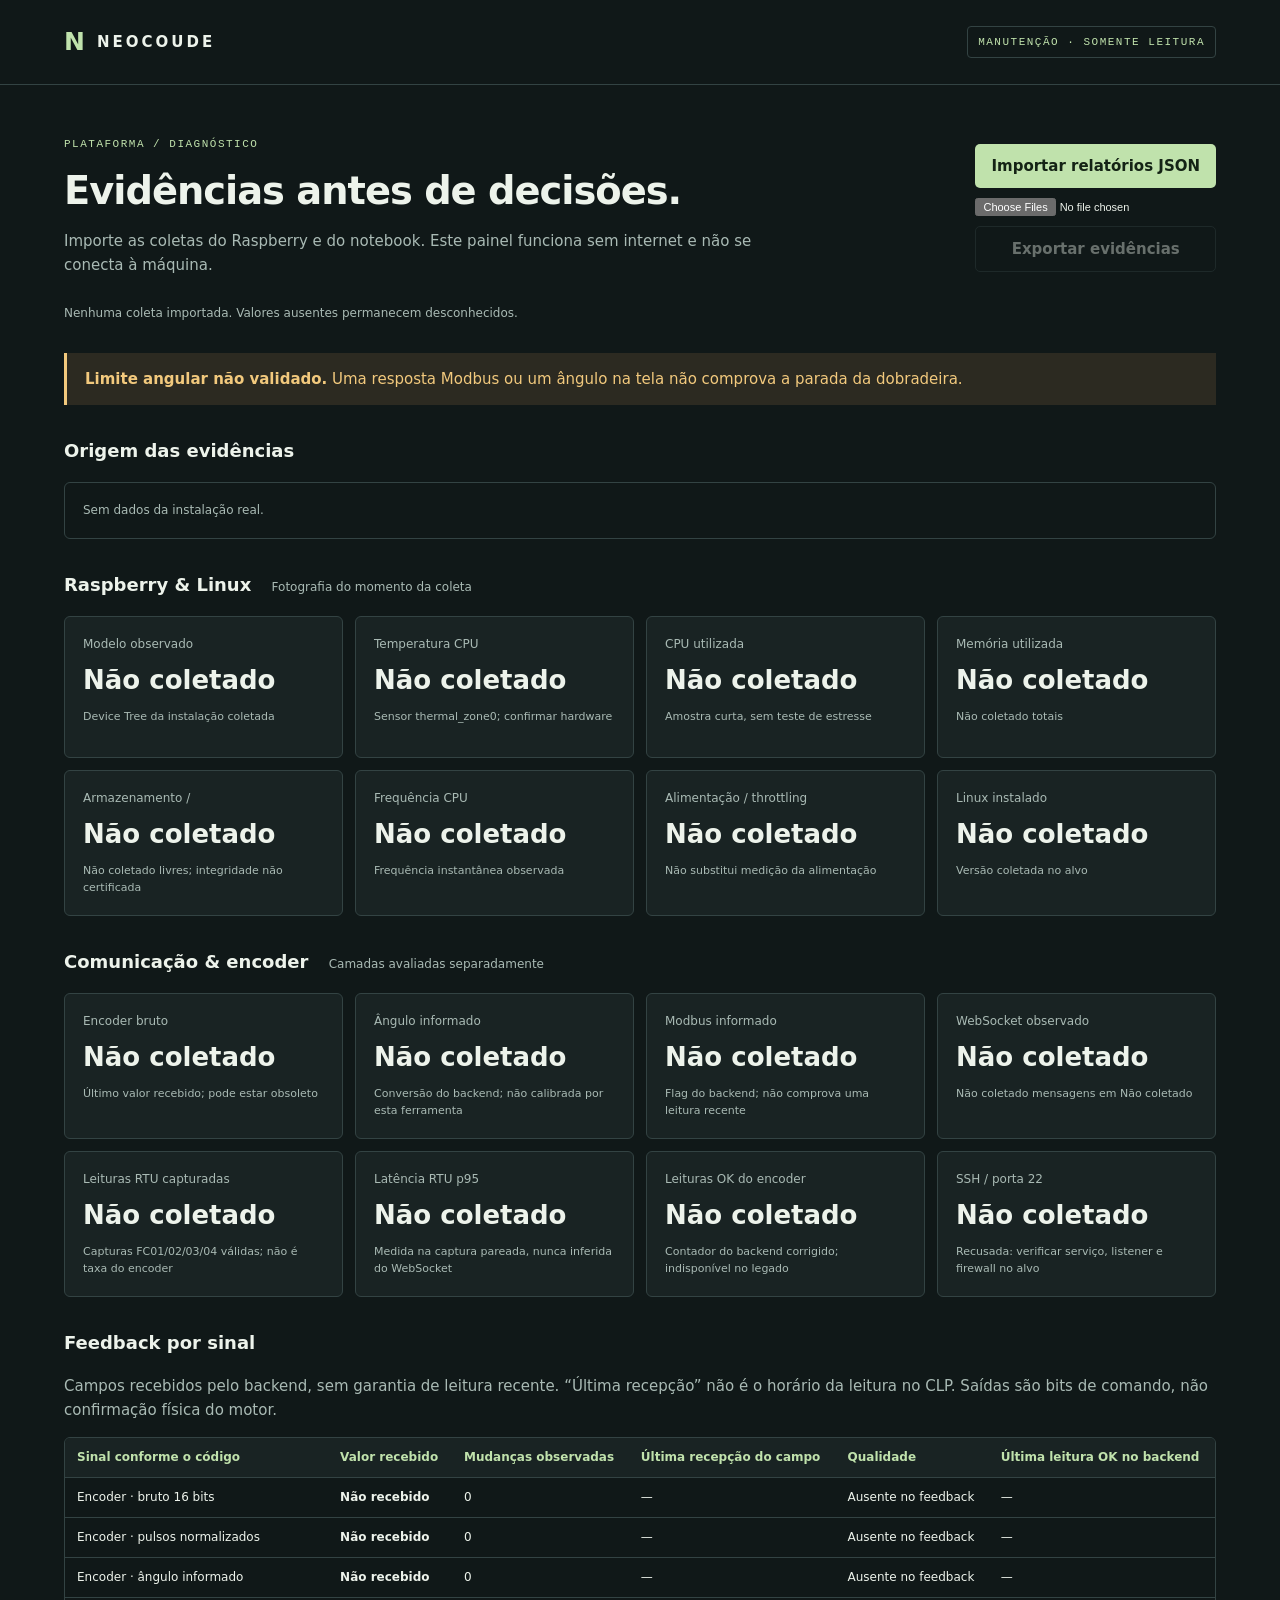
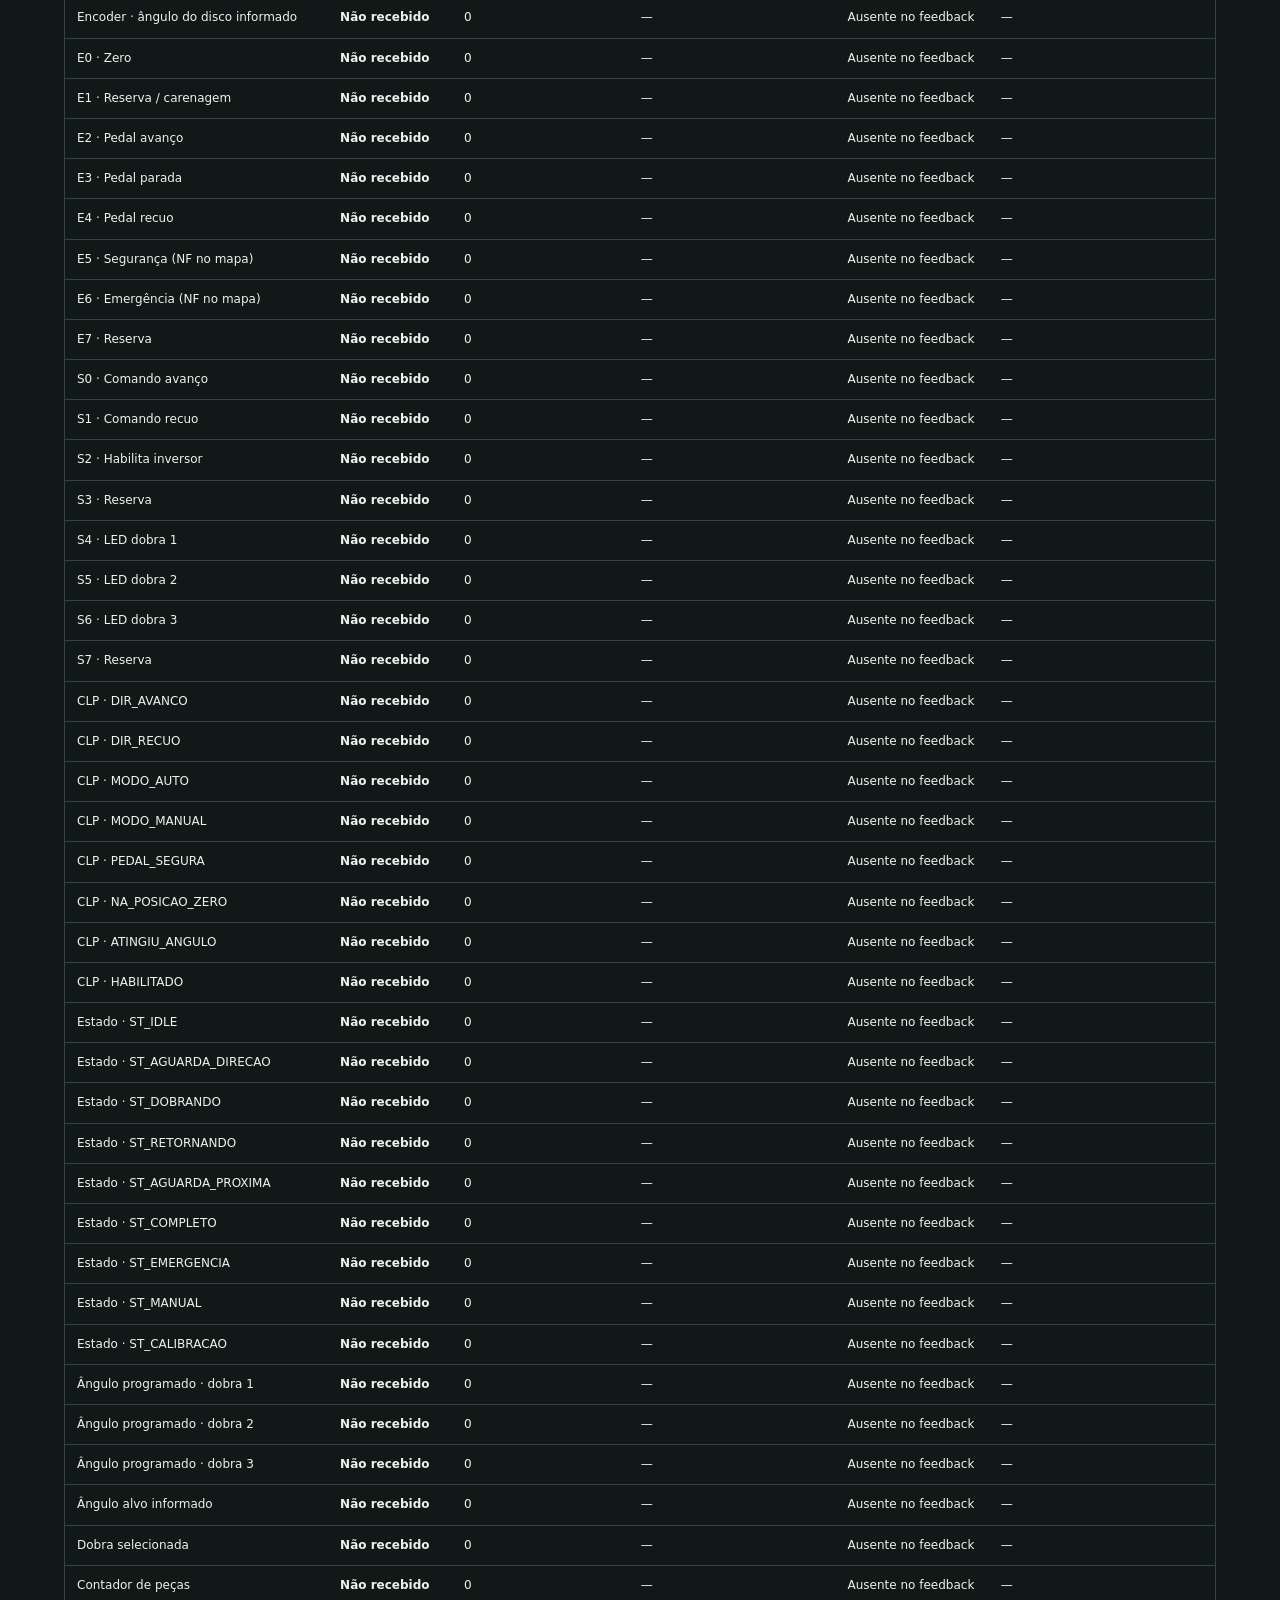
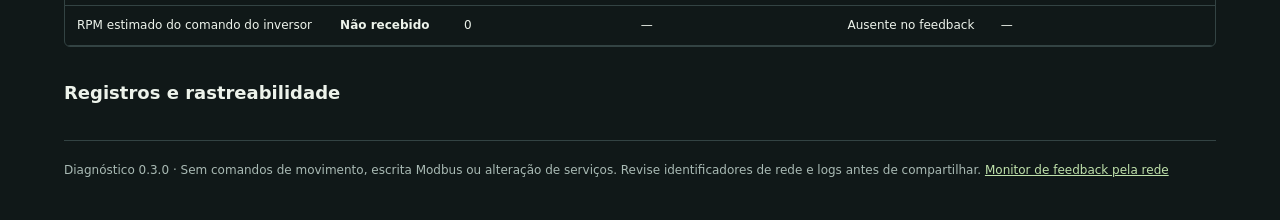
<file: diagnostics/panel/index.html>
<!doctype html>
<html lang="pt-BR">
<head>
  <meta charset="utf-8">
  <meta name="viewport" content="width=device-width, initial-scale=1">
  <meta http-equiv="Content-Security-Policy" content="default-src 'none'; script-src 'self'; style-src 'self'; connect-src 'none'; img-src 'none'; base-uri 'none'; form-action 'none'">
  <title>Neocoude · Diagnóstico</title>
  <link rel="stylesheet" href="panel.css">
  <script src="feedback.js" defer></script><script src="panel.js" defer></script>
</head>
<body>
  <header><div class="brand">N<span>NEOCOUDE</span></div><span class="badge">MANUTENÇÃO · SOMENTE LEITURA</span></header>
  <main>
    <div class="intro"><div><p class="eyebrow">PLATAFORMA / DIAGNÓSTICO</p><h1>Evidências antes de decisões.</h1><p>Importe as coletas do Raspberry e do notebook. Este painel funciona sem internet e não se conecta à máquina.</p></div>
      <div class="actions"><label class="button" for="files">Importar relatórios JSON</label><input id="files" type="file" accept=".json,application/json" multiple><button id="export" disabled>Exportar evidências</button></div>
    </div>
    <p id="message" role="status" aria-live="polite">Nenhuma coleta importada. Valores ausentes permanecem desconhecidos.</p>
    <div class="notice"><strong>Limite angular não validado.</strong> Uma resposta Modbus ou um ângulo na tela não comprova a parada da dobradeira.</div>
    <section aria-labelledby="scope-title"><h2 id="scope-title">Origem das evidências</h2><div id="sources" class="sources"><p class="muted">Sem dados da instalação real.</p></div></section>
    <section aria-labelledby="platform-title"><h2 id="platform-title">Raspberry & Linux <span>Fotografia do momento da coleta</span></h2><div id="platform" class="grid"></div></section>
    <section aria-labelledby="communication-title"><h2 id="communication-title">Comunicação & encoder <span>Camadas avaliadas separadamente</span></h2><div id="communication" class="grid"></div></section>
    <section aria-labelledby="signals-title"><h2 id="signals-title">Feedback por sinal</h2><p>Campos recebidos pelo backend, sem garantia de leitura recente. “Última recepção” não é o horário da leitura no CLP. Saídas são bits de comando, não confirmação física do motor.</p><div id="signals" class="signal-table"></div></section>
    <section aria-labelledby="evidence-title"><h2 id="evidence-title">Registros e rastreabilidade</h2><div id="details"></div></section>
    <footer>Diagnóstico 0.3.0 · Sem comandos de movimento, escrita Modbus ou alteração de serviços. Revise identificadores de rede e logs antes de compartilhar. <a href="live.html">Monitor de feedback pela rede</a></footer>
  </main>
</body>
</html>
</file>
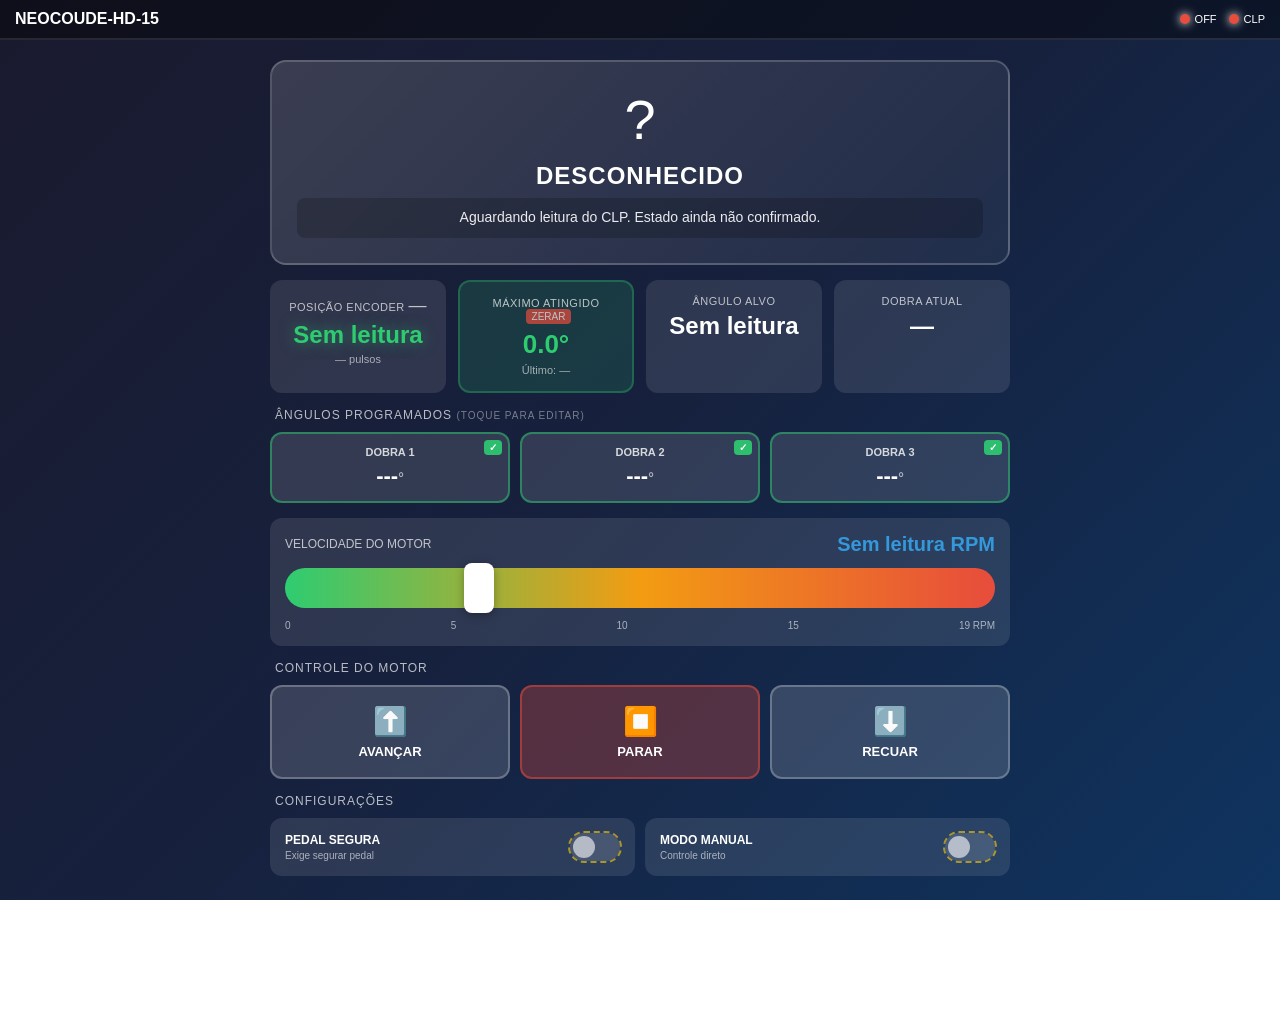
<file: ihm_esp32/static/index.html>
<!DOCTYPE html>
<html lang="pt-BR">
<head>
    <meta charset="UTF-8">
    <meta name="viewport" content="width=device-width, initial-scale=1.0, maximum-scale=1.0, user-scalable=no">
    <meta name="mobile-web-app-capable" content="yes">
    <meta name="apple-mobile-web-app-capable" content="yes">
    <title>IHM - NEOCOUDE-HD-15</title>
    <style>
        * {
            margin: 0;
            padding: 0;
            box-sizing: border-box;
            -webkit-tap-highlight-color: transparent;
        }

        html, body {
            height: 100%;
            overflow-x: hidden;
            font-family: 'Segoe UI', Roboto, Arial, sans-serif;
        }

        body {
            background: linear-gradient(135deg, #1a1a2e 0%, #16213e 50%, #0f3460 100%);
            color: #fff;
            min-height: 100vh;
        }

        /* Header */
        .header {
            background: rgba(0,0,0,0.4);
            padding: 10px 15px;
            display: flex;
            justify-content: space-between;
            align-items: center;
            border-bottom: 2px solid rgba(255,255,255,0.1);
            position: sticky;
            top: 0;
            z-index: 100;
        }

        .header-title {
            font-size: 16px;
            font-weight: 700;
        }

        .header-status {
            display: flex;
            gap: 12px;
            font-size: 11px;
        }

        .status-item {
            display: flex;
            align-items: center;
            gap: 5px;
        }

        .status-dot {
            width: 10px;
            height: 10px;
            border-radius: 50%;
            background: #e74c3c;
            box-shadow: 0 0 10px currentColor;
            transition: all 0.3s;
        }

        .status-dot.connected {
            background: #2ecc71;
        }

        /* Container principal */
        .main-container {
            padding: 15px;
            max-width: 800px;
            margin: 0 auto;
        }

        /* Card de Estado da Máquina - DESTAQUE */
        .state-card {
            background: linear-gradient(135deg, rgba(255,255,255,0.15) 0%, rgba(255,255,255,0.05) 100%);
            border: 2px solid rgba(255,255,255,0.2);
            border-radius: 16px;
            padding: 20px;
            margin-bottom: 15px;
            text-align: center;
            transition: all 0.3s;
        }

        .state-icon {
            font-size: 48px;
            margin-bottom: 10px;
        }

        .state-name {
            font-size: 20px;
            font-weight: 700;
            margin-bottom: 8px;
            text-transform: uppercase;
            letter-spacing: 1px;
        }

        .state-description {
            font-size: 14px;
            opacity: 0.9;
            line-height: 1.4;
            background: rgba(0,0,0,0.2);
            padding: 10px 15px;
            border-radius: 8px;
        }

        /* Estados com cores específicas */
        .state-card.state-idle { border-color: #95a5a6; }
        .state-card.state-aguarda-direcao { border-color: #f39c12; }
        .state-card.state-dobrando { border-color: #2ecc71; }
        .state-card.state-retornando { border-color: #3498db; }
        .state-card.state-aguarda-proxima { border-color: #9b59b6; }
        .state-card.state-completo { border-color: #27ae60; }
        .state-card.state-emergencia { border-color: #e74c3c; background: rgba(231,76,60,0.2); }
        .state-card.state-manual { border-color: #e67e22; }

        /* Grid de informações */
        .info-grid {
            display: grid;
            grid-template-columns: repeat(2, 1fr);
            gap: 12px;
            margin-bottom: 15px;
        }

        .info-card {
            background: rgba(255,255,255,0.1);
            border-radius: 12px;
            padding: 15px;
            text-align: center;
        }

        .info-label {
            font-size: 11px;
            opacity: 0.7;
            margin-bottom: 5px;
            text-transform: uppercase;
            letter-spacing: 0.5px;
        }

        .info-value {
            font-size: 24px;
            font-weight: 700;
        }

        .info-value.encoder {
            color: #2ecc71;
            text-shadow: 0 0 15px rgba(46,204,113,0.5);
            transition: all 0.2s ease;
        }

        .info-value.encoder.moving {
            animation: encoderPulse 0.6s ease-in-out infinite;
        }

        @keyframes encoderPulse {
            0%, 100% {
                transform: scale(1);
                color: #2ecc71;
                text-shadow: 0 0 15px rgba(46,204,113,0.5);
            }
            50% {
                transform: scale(1.05);
                color: #27ae60;
                text-shadow: 0 0 25px rgba(46,204,113,0.8);
            }
        }

        .info-value.counter {
            color: #3498db;
        }

        /* Ângulos em grid compacto */
        .section-title {
            font-size: 12px;
            text-transform: uppercase;
            letter-spacing: 1px;
            opacity: 0.7;
            margin-bottom: 10px;
            padding-left: 5px;
        }

        .angles-grid {
            display: grid;
            grid-template-columns: repeat(3, 1fr);
            gap: 10px;
            margin-bottom: 15px;
        }

        .angle-card {
            background: rgba(255,255,255,0.12);
            border: 2px solid rgba(255,255,255,0.2);
            border-radius: 12px;
            padding: 12px 8px;
            text-align: center;
            cursor: pointer;
            transition: all 0.2s;
            position: relative;
        }

        .angle-card:active {
            transform: scale(0.95);
            background: rgba(255,255,255,0.2);
        }

        .angle-card.active {
            border-color: #2ecc71;
            box-shadow: 0 0 15px rgba(46,204,113,0.3);
        }

        /* Estados de sincronização do ângulo - MELHORADO 08/Fev/2026 */
        .angle-card.pending {
            border-color: #f39c12 !important;
            border-width: 3px !important;
            background: rgba(243,156,18,0.15) !important;
            animation: pendingPulse 0.6s ease-in-out infinite;
        }

        .angle-card.confirmed {
            border-color: #2ecc71 !important;
            border-width: 3px !important;
            background: rgba(46,204,113,0.2) !important;
            box-shadow: 0 0 25px rgba(46,204,113,0.7);
            animation: confirmFlash 0.3s ease-out;
        }

        .angle-card.error {
            border-color: #e74c3c !important;
            border-width: 3px !important;
            background: rgba(231,76,60,0.2) !important;
            box-shadow: 0 0 20px rgba(231,76,60,0.6);
            animation: errorShake 0.4s ease-out;
        }

        .angle-card.synced {
            border-color: rgba(46,204,113,0.5) !important;
        }

        @keyframes pendingPulse {
            0%, 100% {
                box-shadow: 0 0 5px rgba(243,156,18,0.3);
                transform: scale(1);
            }
            50% {
                box-shadow: 0 0 25px rgba(243,156,18,0.8);
                transform: scale(1.02);
            }
        }

        @keyframes confirmFlash {
            0% { transform: scale(1.05); }
            100% { transform: scale(1); }
        }

        @keyframes errorShake {
            0%, 100% { transform: translateX(0); }
            20%, 60% { transform: translateX(-5px); }
            40%, 80% { transform: translateX(5px); }
        }

        /* Indicador de status grande no card */
        .angle-card::after {
            content: '';
            position: absolute;
            top: 6px;
            right: 6px;
            width: 12px;
            height: 12px;
            border-radius: 50%;
            background: transparent;
            opacity: 0;
            transition: all 0.3s;
        }

        .angle-card.synced::after {
            content: '✓';
            opacity: 1;
            background: rgba(46,204,113,0.9);
            width: auto;
            height: auto;
            padding: 2px 5px;
            border-radius: 4px;
            font-size: 10px;
            color: white;
            font-weight: bold;
        }

        .angle-card.pending::after {
            content: '⏳';
            opacity: 1;
            background: rgba(243,156,18,0.9);
            width: auto;
            height: auto;
            padding: 2px 5px;
            border-radius: 4px;
            font-size: 10px;
            animation: blink 0.4s infinite;
        }

        .angle-card.error::after {
            content: '✗';
            opacity: 1;
            background: rgba(231,76,60,0.9);
            width: auto;
            height: auto;
            padding: 2px 5px;
            border-radius: 4px;
            font-size: 10px;
            color: white;
            font-weight: bold;
        }

        @keyframes blink {
            0%, 100% { opacity: 1; }
            50% { opacity: 0.4; }
        }

        .angle-card-label {
            font-size: 11px;
            opacity: 0.8;
            margin-bottom: 5px;
            display: flex;
            align-items: center;
            justify-content: center;
            gap: 5px;
            font-weight: 600;
        }

        .angle-card-value {
            font-size: 22px;
            font-weight: 700;
        }

        .angle-card-unit {
            font-size: 14px;
            opacity: 0.6;
        }

        /* Status text no label - mais visível */
        .angle-card.pending .angle-card-label::before {
            content: 'ENVIANDO';
            font-size: 9px;
            background: #f39c12;
            color: #000;
            padding: 1px 4px;
            border-radius: 3px;
            margin-right: 3px;
            font-weight: 700;
        }

        .angle-card.confirmed .angle-card-label::before {
            content: 'OK!';
            font-size: 9px;
            background: #2ecc71;
            color: #fff;
            padding: 1px 4px;
            border-radius: 3px;
            margin-right: 3px;
            font-weight: 700;
        }

        .angle-card.error .angle-card-label::before {
            content: 'ERRO';
            font-size: 9px;
            background: #e74c3c;
            color: #fff;
            padding: 1px 4px;
            border-radius: 3px;
            margin-right: 3px;
            font-weight: 700;
        }

        /* Dimmer de Velocidade */
        .dimmer-section {
            background: rgba(255,255,255,0.1);
            border-radius: 12px;
            padding: 15px;
            margin-bottom: 15px;
        }

        .dimmer-header {
            display: flex;
            justify-content: space-between;
            align-items: center;
            margin-bottom: 12px;
        }

        .dimmer-label {
            font-size: 12px;
            text-transform: uppercase;
            opacity: 0.7;
        }

        .dimmer-value {
            font-size: 20px;
            font-weight: 700;
            color: #3498db;
        }

        .dimmer-slider {
            width: 100%;
            height: 40px;
            -webkit-appearance: none;
            appearance: none;
            background: linear-gradient(to right, #2ecc71 0%, #f39c12 50%, #e74c3c 100%);
            border-radius: 20px;
            outline: none;
            cursor: pointer;
        }

        .dimmer-slider::-webkit-slider-thumb {
            -webkit-appearance: none;
            appearance: none;
            width: 30px;
            height: 50px;
            background: #fff;
            border-radius: 8px;
            cursor: pointer;
            box-shadow: 0 2px 10px rgba(0,0,0,0.3);
        }

        .dimmer-slider::-moz-range-thumb {
            width: 30px;
            height: 50px;
            background: #fff;
            border-radius: 8px;
            cursor: pointer;
            border: none;
            box-shadow: 0 2px 10px rgba(0,0,0,0.3);
        }

        .dimmer-marks {
            display: flex;
            justify-content: space-between;
            margin-top: 8px;
            font-size: 10px;
            opacity: 0.6;
        }

        /* Controles de Motor */
        .controls-grid {
            display: grid;
            grid-template-columns: repeat(3, 1fr);
            gap: 10px;
            margin-bottom: 15px;
        }

        .control-btn {
            background: rgba(255,255,255,0.15);
            border: 2px solid rgba(255,255,255,0.25);
            border-radius: 12px;
            color: #fff;
            font-size: 13px;
            font-weight: 600;
            padding: 18px 10px;
            cursor: pointer;
            transition: all 0.2s;
            display: flex;
            flex-direction: column;
            align-items: center;
            gap: 6px;
        }

        .control-btn:active {
            transform: scale(0.95);
        }

        .control-btn.active {
            background: #2ecc71;
            border-color: #2ecc71;
            box-shadow: 0 0 20px rgba(46,204,113,0.5);
        }

        .control-btn.stop {
            background: rgba(231,76,60,0.3);
            border-color: rgba(231,76,60,0.5);
        }

        .control-btn.stop:active {
            background: #e74c3c;
        }

        .control-icon {
            font-size: 28px;
        }

        /* Switches/Toggles */
        .toggles-section {
            display: grid;
            grid-template-columns: 1fr 1fr;
            gap: 10px;
            margin-bottom: 15px;
        }

        .toggle-card {
            background: rgba(255,255,255,0.1);
            border-radius: 12px;
            padding: 15px;
            display: flex;
            justify-content: space-between;
            align-items: center;
        }

        .toggle-info {
            flex: 1;
        }

        .toggle-label {
            font-size: 12px;
            font-weight: 600;
            margin-bottom: 3px;
        }

        .toggle-description {
            font-size: 10px;
            opacity: 0.6;
        }

        .toggle-switch {
            position: relative;
            width: 50px;
            height: 28px;
            background: rgba(255,255,255,0.2);
            border-radius: 14px;
            cursor: pointer;
            transition: all 0.3s;
        }

        .toggle-switch.active {
            background: #2ecc71;
        }

        .toggle-switch.unknown {
            outline: 2px dashed #f1c40f;
            opacity: 0.65;
            cursor: not-allowed;
        }

        .toggle-switch::after {
            content: '';
            position: absolute;
            top: 3px;
            left: 3px;
            width: 22px;
            height: 22px;
            background: #fff;
            border-radius: 50%;
            transition: all 0.3s;
        }

        .toggle-switch.active::after {
            left: 25px;
        }

        /* Botão Reset Contador */
        .reset-btn {
            background: rgba(231,76,60,0.2);
            border: 2px solid rgba(231,76,60,0.4);
            border-radius: 8px;
            color: #fff;
            font-size: 10px;
            padding: 6px 10px;
            cursor: pointer;
            margin-top: 5px;
            transition: all 0.2s;
        }

        .reset-btn:active {
            background: #e74c3c;
        }

        /* Footer */
        .footer {
            background: rgba(0,0,0,0.3);
            padding: 12px;
            text-align: center;
            font-size: 10px;
            opacity: 0.7;
            border-top: 1px solid rgba(255,255,255,0.1);
        }

        .footer a {
            color: #2ecc71;
            text-decoration: none;
        }

        /* Modal */
        .modal {
            display: none;
            position: fixed;
            top: 0;
            left: 0;
            right: 0;
            bottom: 0;
            background: rgba(0,0,0,0.85);
            z-index: 1000;
            align-items: center;
            justify-content: center;
        }

        .modal.active {
            display: flex;
        }

        .modal-content {
            background: linear-gradient(135deg, #2c3e50 0%, #34495e 100%);
            border-radius: 20px;
            padding: 25px;
            width: 90%;
            max-width: 350px;
            box-shadow: 0 10px 40px rgba(0,0,0,0.5);
        }

        .modal-title {
            font-size: 18px;
            font-weight: 700;
            margin-bottom: 20px;
            text-align: center;
        }

        .modal-input {
            width: 100%;
            background: rgba(255,255,255,0.15);
            border: 2px solid rgba(255,255,255,0.3);
            border-radius: 12px;
            color: #fff;
            font-size: 28px;
            font-weight: 700;
            padding: 15px;
            text-align: center;
            margin-bottom: 20px;
        }

        .modal-input::placeholder {
            color: rgba(255,255,255,0.4);
        }

        .modal-buttons {
            display: grid;
            grid-template-columns: 1fr 1fr;
            gap: 12px;
        }

        .modal-btn {
            background: rgba(255,255,255,0.15);
            border: 2px solid rgba(255,255,255,0.3);
            border-radius: 12px;
            color: #fff;
            font-size: 15px;
            font-weight: 600;
            padding: 14px;
            cursor: pointer;
            transition: all 0.2s;
        }

        .modal-btn:active {
            transform: scale(0.95);
        }

        .modal-btn.confirm {
            background: #2ecc71;
            border-color: #2ecc71;
        }

        /* Overlay de erro - AGORA MAIS SUAVE */
        .overlay {
            position: fixed;
            top: 0;
            left: 0;
            right: 0;
            bottom: 0;
            background: rgba(231,76,60,0.95);
            display: none;
            flex-direction: column;
            align-items: center;
            justify-content: center;
            z-index: 999;
            transition: opacity 0.3s ease;
        }

        .overlay.active {
            display: flex;
        }

        /* Modo reconectando - overlay suave */
        .overlay.reconnecting {
            background: rgba(44,62,80,0.9);
        }

        .overlay-icon {
            font-size: 64px;
            margin-bottom: 20px;
        }

        .overlay-message {
            font-size: 36px;
            font-weight: 900;
            text-shadow: 0 4px 20px rgba(0,0,0,0.5);
            animation: pulse 1s infinite;
        }

        .overlay-submessage {
            font-size: 14px;
            opacity: 0.8;
            margin-top: 15px;
        }

        /* Spinner de reconexão */
        .reconnect-spinner {
            width: 40px;
            height: 40px;
            border: 4px solid rgba(255,255,255,0.3);
            border-radius: 50%;
            border-top-color: #fff;
            animation: spin 1s ease-in-out infinite;
            margin-bottom: 20px;
        }

        @keyframes pulse {
            0%, 100% { opacity: 1; }
            50% { opacity: 0.7; }
        }

        /* Navegação por Abas */
        .tab-nav {
            display: flex;
            background: rgba(0,0,0,0.3);
            border-bottom: 2px solid rgba(255,255,255,0.1);
            overflow-x: auto;
            -webkit-overflow-scrolling: touch;
        }

        .tab-btn {
            flex: 1;
            min-width: 100px;
            background: transparent;
            border: none;
            color: rgba(255,255,255,0.6);
            font-size: 12px;
            font-weight: 600;
            padding: 12px 8px;
            cursor: pointer;
            transition: all 0.3s;
            display: flex;
            flex-direction: column;
            align-items: center;
            gap: 4px;
        }

        .tab-btn:active {
            background: rgba(255,255,255,0.1);
        }

        .tab-btn.active {
            color: #2ecc71;
            border-bottom: 3px solid #2ecc71;
            background: rgba(46,204,113,0.1);
        }

        .tab-icon {
            font-size: 18px;
        }

        .tab-content {
            display: none;
        }

        .tab-content.active {
            display: block;
        }

        /* Seção WiFi */
        .wifi-section {
            background: rgba(255,255,255,0.08);
            border-radius: 12px;
            padding: 15px;
            margin-bottom: 15px;
        }

        .wifi-section-title {
            font-size: 14px;
            font-weight: 600;
            margin-bottom: 12px;
            display: flex;
            align-items: center;
            gap: 8px;
        }

        .wifi-status-grid {
            display: grid;
            grid-template-columns: 1fr 1fr;
            gap: 10px;
            margin-bottom: 15px;
        }

        .wifi-status-card {
            background: rgba(255,255,255,0.1);
            border-radius: 10px;
            padding: 12px;
            text-align: center;
        }

        .wifi-status-label {
            font-size: 10px;
            opacity: 0.7;
            text-transform: uppercase;
            margin-bottom: 5px;
        }

        .wifi-status-value {
            font-size: 14px;
            font-weight: 600;
            word-break: break-all;
        }

        .wifi-status-value.connected {
            color: #2ecc71;
        }

        .wifi-status-value.disconnected {
            color: #e74c3c;
        }

        .wifi-input-group {
            margin-bottom: 12px;
        }

        .wifi-input-label {
            font-size: 11px;
            opacity: 0.7;
            margin-bottom: 5px;
            display: block;
        }

        .wifi-input {
            width: 100%;
            background: rgba(255,255,255,0.12);
            border: 2px solid rgba(255,255,255,0.2);
            border-radius: 8px;
            color: #fff;
            font-size: 14px;
            padding: 10px 12px;
            outline: none;
            transition: border-color 0.3s;
        }

        .wifi-input:focus {
            border-color: #2ecc71;
        }

        .wifi-input::placeholder {
            color: rgba(255,255,255,0.4);
        }

        .wifi-btn {
            width: 100%;
            background: rgba(255,255,255,0.15);
            border: 2px solid rgba(255,255,255,0.25);
            border-radius: 10px;
            color: #fff;
            font-size: 14px;
            font-weight: 600;
            padding: 12px;
            cursor: pointer;
            transition: all 0.2s;
            display: flex;
            align-items: center;
            justify-content: center;
            gap: 8px;
        }

        .wifi-btn:active {
            transform: scale(0.98);
        }

        .wifi-btn.primary {
            background: #2ecc71;
            border-color: #2ecc71;
        }

        .wifi-btn.danger {
            background: rgba(231,76,60,0.3);
            border-color: rgba(231,76,60,0.5);
        }

        .wifi-btn:disabled {
            opacity: 0.5;
            cursor: not-allowed;
        }

        .wifi-networks-list {
            max-height: 200px;
            overflow-y: auto;
            margin-bottom: 15px;
        }

        .wifi-network-item {
            background: rgba(255,255,255,0.08);
            border: 2px solid transparent;
            border-radius: 8px;
            padding: 10px 12px;
            margin-bottom: 8px;
            cursor: pointer;
            display: flex;
            justify-content: space-between;
            align-items: center;
            transition: all 0.2s;
        }

        .wifi-network-item:active {
            background: rgba(255,255,255,0.15);
        }

        .wifi-network-item.selected {
            border-color: #2ecc71;
            background: rgba(46,204,113,0.15);
        }

        .wifi-network-ssid {
            font-size: 14px;
            font-weight: 500;
        }

        .wifi-network-signal {
            font-size: 12px;
            opacity: 0.7;
        }

        .wifi-loading {
            text-align: center;
            padding: 20px;
            opacity: 0.7;
        }

        .wifi-loading-spinner {
            display: inline-block;
            width: 24px;
            height: 24px;
            border: 3px solid rgba(255,255,255,0.3);
            border-radius: 50%;
            border-top-color: #2ecc71;
            animation: spin 1s ease-in-out infinite;
        }

        @keyframes spin {
            to { transform: rotate(360deg); }
        }

        .wifi-checkbox {
            display: flex;
            align-items: center;
            gap: 10px;
            margin-bottom: 12px;
            cursor: pointer;
        }

        .wifi-checkbox input {
            width: 20px;
            height: 20px;
            accent-color: #2ecc71;
        }

        .wifi-checkbox-label {
            font-size: 13px;
        }

        /* ========================================
           CALIBRAÇÃO - ESTILOS
           ======================================== */
        .calib-section {
            background: linear-gradient(135deg, rgba(156, 39, 176, 0.15) 0%, rgba(103, 58, 183, 0.1) 100%);
            border: 2px solid rgba(156, 39, 176, 0.3);
            border-radius: 16px;
            padding: 20px;
            margin-bottom: 15px;
        }

        .calib-section-title {
            font-size: 16px;
            font-weight: 700;
            margin-bottom: 15px;
            display: flex;
            align-items: center;
            gap: 10px;
            color: #ce93d8;
        }

        .calib-status-badge {
            font-size: 11px;
            padding: 4px 10px;
            border-radius: 12px;
            background: rgba(255,255,255,0.1);
            margin-left: auto;
        }

        .calib-status-badge.active {
            background: rgba(156, 39, 176, 0.4);
            animation: pulse 1.5s infinite;
        }

        .calib-status-badge.idle {
            background: rgba(100, 100, 100, 0.4);
        }

        /* Digital Twin - Disco Animado */
        .calib-twin-container {
            display: flex;
            justify-content: center;
            align-items: center;
            padding: 20px;
            margin-bottom: 15px;
        }

        .calib-motor-svg {
            width: 150px;
            height: 150px;
            transition: transform 0.1s ease-out;
        }

        .calib-motor-svg.spinning {
            animation: spinFast 0.5s linear infinite;
        }

        @keyframes spinFast {
            from { transform: rotate(0deg); }
            to { transform: rotate(360deg); }
        }

        .calib-motor-center {
            fill: #9c27b0;
            filter: drop-shadow(0 0 10px rgba(156, 39, 176, 0.5));
        }

        .calib-motor-teeth {
            fill: #7b1fa2;
        }

        .calib-motor-highlight {
            fill: #ce93d8;
        }

        /* Barra de Progresso */
        .calib-progress-container {
            margin-bottom: 15px;
        }

        .calib-progress-label {
            display: flex;
            justify-content: space-between;
            font-size: 12px;
            margin-bottom: 8px;
        }

        .calib-progress-step {
            color: #ce93d8;
            font-weight: 600;
        }

        .calib-progress-percent {
            opacity: 0.7;
        }

        .calib-progress-bar {
            height: 12px;
            background: rgba(255,255,255,0.1);
            border-radius: 6px;
            overflow: hidden;
            position: relative;
        }

        .calib-progress-fill {
            height: 100%;
            background: linear-gradient(90deg, #7b1fa2 0%, #9c27b0 50%, #ce93d8 100%);
            border-radius: 6px;
            transition: width 0.5s ease-out;
            position: relative;
        }

        .calib-progress-fill::after {
            content: '';
            position: absolute;
            top: 0;
            left: 0;
            right: 0;
            bottom: 0;
            background: linear-gradient(90deg, transparent, rgba(255,255,255,0.3), transparent);
            animation: shimmer 1.5s infinite;
        }

        @keyframes shimmer {
            0% { transform: translateX(-100%); }
            100% { transform: translateX(100%); }
        }

        .calib-progress-description {
            font-size: 13px;
            text-align: center;
            margin-top: 10px;
            padding: 10px;
            background: rgba(0,0,0,0.2);
            border-radius: 8px;
            min-height: 40px;
        }

        /* Checkbox Estilizado */
        .calib-checkbox-container {
            display: flex;
            align-items: center;
            gap: 12px;
            padding: 12px 15px;
            background: rgba(255,255,255,0.08);
            border-radius: 10px;
            margin-bottom: 15px;
            cursor: pointer;
            transition: all 0.2s;
        }

        .calib-checkbox-container:hover {
            background: rgba(255,255,255,0.12);
        }

        .calib-checkbox {
            width: 24px;
            height: 24px;
            border: 2px solid rgba(156, 39, 176, 0.5);
            border-radius: 6px;
            display: flex;
            align-items: center;
            justify-content: center;
            transition: all 0.2s;
            flex-shrink: 0;
        }

        .calib-checkbox.checked {
            background: #9c27b0;
            border-color: #9c27b0;
        }

        .calib-checkbox-icon {
            color: white;
            font-size: 16px;
            opacity: 0;
            transform: scale(0);
            transition: all 0.2s;
        }

        .calib-checkbox.checked .calib-checkbox-icon {
            opacity: 1;
            transform: scale(1);
        }

        .calib-checkbox-text {
            flex: 1;
        }

        .calib-checkbox-title {
            font-size: 14px;
            font-weight: 600;
            margin-bottom: 2px;
        }

        .calib-checkbox-desc {
            font-size: 11px;
            opacity: 0.7;
        }

        /* Botões de Calibração */
        .calib-buttons {
            display: grid;
            grid-template-columns: 1fr;
            gap: 10px;
        }

        .calib-btn {
            padding: 16px 20px;
            border-radius: 12px;
            font-size: 15px;
            font-weight: 700;
            cursor: pointer;
            transition: all 0.2s;
            display: flex;
            align-items: center;
            justify-content: center;
            gap: 10px;
            border: 2px solid transparent;
        }

        .calib-btn:active {
            transform: scale(0.98);
        }

        .calib-btn-start {
            background: linear-gradient(135deg, #7b1fa2 0%, #9c27b0 100%);
            color: white;
            border-color: #9c27b0;
        }

        .calib-btn-start:hover:not(:disabled) {
            box-shadow: 0 0 20px rgba(156, 39, 176, 0.5);
        }

        .calib-btn-start:disabled {
            opacity: 0.5;
            cursor: not-allowed;
        }

        .calib-btn-abort {
            background: rgba(231, 76, 60, 0.2);
            color: #e74c3c;
            border-color: rgba(231, 76, 60, 0.5);
            display: none;
        }

        .calib-btn-abort.visible {
            display: flex;
        }

        .calib-btn-abort:hover {
            background: rgba(231, 76, 60, 0.4);
        }

        .calib-btn-icon {
            font-size: 20px;
        }

        /* Resultados da Calibração */
        .calib-results {
            display: none;
            margin-top: 15px;
            padding: 15px;
            background: rgba(46, 204, 113, 0.1);
            border: 2px solid rgba(46, 204, 113, 0.3);
            border-radius: 12px;
        }

        .calib-results.visible {
            display: block;
        }

        .calib-results-title {
            font-size: 14px;
            font-weight: 600;
            color: #2ecc71;
            margin-bottom: 10px;
            display: flex;
            align-items: center;
            gap: 8px;
        }

        .calib-results-grid {
            display: grid;
            grid-template-columns: repeat(3, 1fr);
            gap: 10px;
        }

        .calib-result-item {
            text-align: center;
            padding: 10px;
            background: rgba(0,0,0,0.2);
            border-radius: 8px;
        }

        .calib-result-label {
            font-size: 10px;
            opacity: 0.7;
            margin-bottom: 4px;
        }

        .calib-result-value {
            font-size: 16px;
            font-weight: 700;
            color: #2ecc71;
        }

        /* Bloqueio durante calibração */
        .calib-lock-overlay {
            display: none;
            position: fixed;
            top: 0;
            left: 0;
            right: 0;
            bottom: 0;
            background: rgba(0, 0, 0, 0.7);
            z-index: 500;
            pointer-events: all;
        }

        .calib-lock-overlay.active {
            display: block;
        }

        /* Responsivo */
        @media (min-width: 768px) {
            .main-container {
                padding: 20px 30px;
            }

            .info-grid {
                grid-template-columns: repeat(4, 1fr);
            }

            .state-card {
                padding: 25px;
            }

            .state-icon {
                font-size: 56px;
            }

            .state-name {
                font-size: 24px;
            }
        }

        @media (max-height: 600px) {
            .state-card {
                padding: 12px;
            }

            .state-icon {
                font-size: 36px;
                margin-bottom: 5px;
            }

            .state-name {
                font-size: 16px;
            }

            .state-description {
                font-size: 12px;
                padding: 8px 10px;
            }
        }
    </style>
</head>
<body>
    <!-- Overlay de erro / reconexão -->
    <div class="overlay" id="errorOverlay">
        <div class="reconnect-spinner" id="reconnectSpinner" style="display:none;"></div>
        <div class="overlay-icon" id="overlayIcon">⚠️</div>
        <div class="overlay-message" id="errorMessage">DESCONECTADO</div>
        <div class="overlay-submessage" id="overlaySubmessage"></div>
    </div>

    <!-- Modal para editar ângulo - ATUALIZAÇÃO IMEDIATA -->
    <div class="modal" id="angleModal">
        <div class="modal-content">
            <div class="modal-title" id="modalTitle">Editar Ângulo - Dobra 1</div>
            <input type="number" class="modal-input" id="angleInput" placeholder="0.0" step="0.1" min="0" max="360" inputmode="decimal">
            <div style="font-size:11px; opacity:0.7; text-align:center; margin-bottom:15px;">
                ⚡ Valor é enviado ao CLP imediatamente
            </div>
            <div class="modal-buttons">
                <button class="modal-btn" onclick="closeModal()">Cancelar</button>
                <button class="modal-btn confirm" onclick="saveAngle()">Salvar</button>
            </div>
        </div>
    </div>

    <!-- Header -->
    <div class="header">
        <div class="header-title">NEOCOUDE-HD-15</div>
        <div class="header-status">
            <div class="status-item">
                <span class="status-dot" id="wsStatus"></span>
                <span id="wsText">WS</span>
            </div>
            <div class="status-item">
                <span class="status-dot" id="clpStatus"></span>
                <span id="clpText">CLP</span>
            </div>
        </div>
    </div>

    <!-- Container Principal -->
    <div class="main-container">
        <!-- ========== ABA OPERAÇÃO ========== -->
        <div class="tab-content active" id="tab-operacao">
        <!-- Card de Estado da Máquina -->
        <div class="state-card" id="stateCard">
            <div class="state-icon" id="stateIcon">?</div>
            <div class="state-name" id="stateName">DESCONHECIDO</div>
            <div class="state-description" id="stateDescription">
                Aguardando leitura do CLP. Estado ainda não confirmado.
            </div>
        </div>

        <!-- Grid de Informações -->
        <div class="info-grid">
            <div class="info-card">
                <div class="info-label">Posição Encoder <span id="encoderDirection" style="font-size: 18px;">—</span></div>
                <div class="info-value encoder" id="encoderValue">Sem leitura</div>
                <div style="font-size: 11px; opacity: 0.6; margin-top: 4px;">
                    <span id="encoderPulses">—</span> pulsos
                </div>
            </div>
            <!-- NOVO 08/Fev/2026: Máximo atingido para verificar repetibilidade -->
            <div class="info-card" id="maxEncoderCard" style="background: rgba(46,204,113,0.15); border: 2px solid rgba(46,204,113,0.3);">
                <div class="info-label">Máximo Atingido <button onclick="resetMaxEncoder()" style="font-size:10px; padding:2px 6px; margin-left:5px; background:#e74c3c; border:none; color:white; border-radius:4px; cursor:pointer;">ZERAR</button></div>
                <div class="info-value" id="maxEncoderValue" style="color:#2ecc71; font-size:26px;">0.0°</div>
                <div style="font-size: 11px; opacity: 0.6; margin-top: 4px;">
                    Último: <span id="lastMaxValue">—</span>
                </div>
            </div>
            <div class="info-card">
                <div class="info-label">Ângulo Alvo</div>
                <div class="info-value" id="targetAngle">Sem leitura</div>
            </div>
            <div class="info-card">
                <div class="info-label">Dobra Atual</div>
                <div class="info-value" id="currentBend">—</div>
            </div>
        </div>

        <!-- Indicador de erro/discrepância de dobra -->
        <div id="bendAlertBanner" style="display:none; background: rgba(231,76,60,0.2); border: 2px solid #e74c3c; border-radius: 8px; padding: 10px; margin-bottom: 15px; text-align: center;">
            <div style="font-weight: bold; color: #e74c3c;" id="bendAlertText">Alerta de Dobra</div>
            <div style="font-size: 12px; opacity: 0.8; margin-top: 4px;" id="bendAlertSuggestion">Sugestão de compensação</div>
        </div>

        <!-- Ângulos Programados - TOQUE PARA EDITAR A QUALQUER MOMENTO -->
        <div class="section-title">Ângulos Programados <span style="opacity:0.6; font-size:10px;">(toque para editar)</span></div>
        <div class="angles-grid">
            <div class="angle-card synced" id="angleCard1" onclick="editAngle(1)">
                <div class="angle-card-label">DOBRA 1</div>
                <div class="angle-card-value">
                    <span id="angle1">---</span><span class="angle-card-unit">°</span>
                </div>
            </div>
            <div class="angle-card synced" id="angleCard2" onclick="editAngle(2)">
                <div class="angle-card-label">DOBRA 2</div>
                <div class="angle-card-value">
                    <span id="angle2">---</span><span class="angle-card-unit">°</span>
                </div>
            </div>
            <div class="angle-card synced" id="angleCard3" onclick="editAngle(3)">
                <div class="angle-card-label">DOBRA 3</div>
                <div class="angle-card-value">
                    <span id="angle3">---</span><span class="angle-card-unit">°</span>
                </div>
            </div>
        </div>

        <!-- Dimmer de Velocidade -->
        <div class="dimmer-section">
            <div class="dimmer-header">
                <span class="dimmer-label">Velocidade do Motor</span>
                <span class="dimmer-value"><span id="speedValue">Sem leitura</span> RPM</span>
            </div>
            <input type="range" class="dimmer-slider" id="speedSlider" min="0" max="19" step="0.5" value="5">
            <div class="dimmer-marks">
                <span>0</span>
                <span>5</span>
                <span>10</span>
                <span>15</span>
                <span>19 RPM</span>
            </div>
        </div>

        <!-- Controles de Motor -->
        <div class="section-title">Controle do Motor</div>
        <div class="controls-grid">
            <button class="control-btn" id="btnForward" onclick="startMotor('forward')">
                <div class="control-icon">⬆️</div>
                <div>AVANÇAR</div>
            </button>
            <button class="control-btn stop" onclick="stopMotor()">
                <div class="control-icon">⏹️</div>
                <div>PARAR</div>
            </button>
            <button class="control-btn" id="btnReverse" onclick="startMotor('reverse')">
                <div class="control-icon">⬇️</div>
                <div>RECUAR</div>
            </button>
        </div>

        <!-- Toggles de Configuração -->
        <div class="section-title">Configurações</div>
        <div class="toggles-section">
            <div class="toggle-card">
                <div class="toggle-info">
                    <div class="toggle-label">PEDAL SEGURA</div>
                    <div class="toggle-description">Exige segurar pedal</div>
                </div>
                <div class="toggle-switch" id="pedalSeguraToggle" onclick="togglePedalSegura()"></div>
            </div>
            <div class="toggle-card">
                <div class="toggle-info">
                    <div class="toggle-label">MODO MANUAL</div>
                    <div class="toggle-description">Controle direto</div>
                </div>
                <div class="toggle-switch" id="manualModeToggle" onclick="toggleManualMode()"></div>
            </div>
        </div>
        </div><!-- Fim tab-operacao -->

        <!-- ========== ABA WIFI ========== -->
        <div class="tab-content" id="tab-wifi">
            <!-- Status das Redes -->
            <div class="wifi-section">
                <div class="wifi-section-title">📡 Status das Redes</div>
                <div class="wifi-status-grid">
                    <div class="wifi-status-card">
                        <div class="wifi-status-label">Rede AP (Tablet)</div>
                        <div class="wifi-status-value connected" id="wifiApSsid">IHM_NEOCOUDE</div>
                        <div class="wifi-status-value" style="font-size:11px; margin-top:5px; opacity:0.8;">Senha: dobradeira123</div>
                        <div class="wifi-status-value" id="wifiApIp" style="font-size:12px; margin-top:3px;">192.168.50.1</div>
                    </div>
                    <div class="wifi-status-card">
                        <div class="wifi-status-label">Dongle USB (Internet)</div>
                        <div class="wifi-status-value" id="wifiDongleStatus">Verificando...</div>
                        <div class="wifi-status-value" id="wifiDongleIp" style="font-size:12px; margin-top:5px;">-</div>
                    </div>
                </div>

                <!-- Tailscale (Acesso Remoto) -->
                <div class="wifi-status-card" style="margin-top:10px;">
                    <div class="wifi-status-label">🔒 Tailscale (Acesso Remoto)</div>
                    <div class="wifi-status-value" id="wifiTailscaleIp" style="font-size:14px; margin-top:5px;">Verificando...</div>
                    <div style="font-size:11px; opacity:0.7; margin-top:5px;">Acesse de qualquer lugar pelo IP acima</div>
                </div>

                <button class="wifi-btn" onclick="refreshWifiStatus()" style="margin-top:12px;">
                    🔄 Atualizar Status
                </button>
            </div>

            <!-- Dongle WiFi USB -->
            <div class="wifi-section" id="wifiDongleSection">
                <div class="wifi-section-title">📶 Configuração Internet (Dongle USB)</div>

                <!-- Aviso se dongle não detectado -->
                <div id="wifiDongleNotDetected" style="display:none; text-align:center; padding:15px; opacity:0.7;">
                    ⚠️ Dongle WiFi USB não detectado.<br>
                    Conecte um adaptador WiFi USB para habilitar internet.
                </div>

                <!-- Formulário de conexão (visível se dongle detectado) -->
                <div id="wifiDongleForm">
                    <div class="wifi-input-group">
                        <label class="wifi-input-label">SSID (Nome da Rede)</label>
                        <input type="text" class="wifi-input" id="wifiSsidInput" placeholder="Ex: Optimos Construtora">
                    </div>
                    <div class="wifi-input-group">
                        <label class="wifi-input-label">Senha</label>
                        <input type="password" class="wifi-input" id="wifiPasswordInput" placeholder="Senha da rede WiFi">
                    </div>
                    <label class="wifi-checkbox">
                        <input type="checkbox" id="wifiAutoConnect" checked>
                        <span class="wifi-checkbox-label">Conectar automaticamente ao iniciar</span>
                    </label>
                    <div style="display:grid; grid-template-columns:1fr 1fr; gap:10px; margin-bottom:15px;">
                        <button class="wifi-btn primary" onclick="connectWifi()">
                            🔗 Conectar
                        </button>
                        <button class="wifi-btn danger" onclick="disconnectWifi()" id="btnDisconnectWifi" disabled>
                            ❌ Desconectar
                        </button>
                    </div>
                    <button class="wifi-btn" onclick="saveWifiConfig()">
                        💾 Salvar Configuração
                    </button>
                </div>
            </div>

            <!-- Redes Disponíveis -->
            <div class="wifi-section">
                <div class="wifi-section-title">🔍 Redes Disponíveis</div>
                <button class="wifi-btn" onclick="scanWifiNetworks()" id="btnScanWifi">
                    📡 Escanear Redes
                </button>
                <div id="wifiNetworksList" class="wifi-networks-list" style="margin-top:12px;">
                    <!-- Redes aparecerão aqui -->
                </div>
            </div>

            <!-- NAT / Compartilhamento -->
            <div class="wifi-section">
                <div class="wifi-section-title">🌐 Compartilhamento de Internet</div>
                <p style="font-size:12px; opacity:0.7; margin-bottom:12px;">
                    Quando habilitado, dispositivos conectados na rede IHM_NEOCOUDE terão acesso à internet através do dongle WiFi USB.
                </p>
                <div style="display:flex; align-items:center; justify-content:space-between; margin-bottom:10px;">
                    <span style="font-size:14px;">NAT (Internet para AP)</span>
                    <div class="toggle-switch" id="wifiNatToggle" onclick="toggleNat()"></div>
                </div>
                <div id="wifiNatStatus" style="font-size:12px; opacity:0.7; text-align:center;">
                    Status: Verificando...
                </div>
            </div>

            <!-- ========================================
                 AUTO-CALIBRAÇÃO - DESATIVADO 02/Jan/2026
                 ======================================== -->
            <!-- Calibração manual via ajuste de ângulos (compensa inércia manualmente) -->
            <!-- Para reativar, descomentar este bloco e código backend -->

            <!-- <div class="calib-section" id="calibSection" style="display:none;">
                <div class="calib-section-title">
                    🎯 Auto-Calibração Inteligente (DESATIVADO)
                    <span class="calib-status-badge idle">DESATIVADO</span>
                </div>
                <div style="text-align:center; padding:20px; opacity:0.7;">
                    ⚠️ Auto-calibração desativada.<br><br>
                    Ajuste os ângulos manualmente para compensar a inércia da máquina.<br>
                    Exemplo: Se precisa de 90°, configure 89° para compensar o atraso de parada.
                </div>
            </div> -->
        </div><!-- Fim tab-wifi -->
    </div>

    <!-- Navegação por Abas (no rodapé) -->
    <div class="tab-nav">
        <button class="tab-btn active" onclick="switchTab('operacao')">
            <span class="tab-icon">🏭</span>
            <span>Operação</span>
        </button>
        <button class="tab-btn" onclick="switchTab('wifi')">
            <span class="tab-icon">⚙️</span>
            <span>Configurações</span>
        </button>
    </div>

    <!-- Footer -->
    <div class="footer">
        <a href="https://www.blumenauautomacao.com.br" target="_blank" style="color: #3498db;">Blumenau Automação</a> | IHM Web v2.1
    </div>

    <script>
        // ========================================
        // ESTADO DA APLICAÇÃO
        // ========================================
        let ws = null;
        let currentBendEdit = null;
        let currentSpeed = 5.0;
        let pedalSeguraEnabled = null;
        let manualModeEnabled = null;
        let lastMessageTime = 0;
        let watchdogTimer = null;

        // MELHORADO 08/Fev/2026: Reconexão silenciosa e instantânea
        let reconnectAttempts = 0;
        let reconnectTimer = null;
        let isReconnecting = false;
        let overlayDelayTimer = null;
        let wasHidden = false;  // Detecta se tela estava apagada
        const OVERLAY_DELAY_MS = 4000;  // Só mostra overlay após 4s desconectado (tolerante)
        const MAX_RECONNECT_DELAY = 5000;  // Max 5s entre tentativas (mais agressivo)
        const BASE_RECONNECT_DELAY = 100;   // Começa com 100ms (instantâneo)

        // NOVO 08/Fev/2026: Rastreamento de máximo do encoder para verificar repetibilidade
        let maxEncoderValue = 0.0;          // Máximo atingido na dobra atual
        let lastMaxEncoderValue = null;     // Máximo da dobra anterior (para comparação)
        let encoderWasMoving = false;       // Flag para detectar fim de movimento

        // Estado de sincronização dos ângulos
        // Guarda qual valor foi enviado e se foi confirmado pelo CLP
        let angleSync = {
            1: { pending: false, confirmed: false, localValue: 0.0, clpValue: 0.0 },
            2: { pending: false, confirmed: false, localValue: 0.0, clpValue: 0.0 },
            3: { pending: false, confirmed: false, localValue: 0.0, clpValue: 0.0 }
        };

        // Mapeamento de estados para descrições amigáveis
        const STATE_INFO = {
            'ST_IDLE': {
                icon: '⏸️',
                name: 'PARADA',
                description: 'Máquina parada. Pressione o pedal para iniciar uma operação.',
                cssClass: 'state-idle'
            },
            'ST_AGUARDA_DIRECAO': {
                icon: '🎯',
                name: 'AGUARDANDO DIREÇÃO',
                description: 'Escolha a direção: pressione pedal de avanço ou recuo.',
                cssClass: 'state-aguarda-direcao'
            },
            'ST_DOBRANDO': {
                icon: '🔄',
                name: 'DOBRANDO',
                description: 'Executando dobra. Motor em movimento até atingir o ângulo alvo.',
                cssClass: 'state-dobrando'
            },
            'ST_RETORNANDO': {
                icon: '↩️',
                name: 'RETORNANDO',
                description: 'Retornando para posição zero. Aguarde a conclusão.',
                cssClass: 'state-retornando'
            },
            'ST_AGUARDA_PROXIMA': {
                icon: '⏳',
                name: 'PRÓXIMA DOBRA',
                description: 'Dobra concluída! Pressione o pedal para a próxima dobra.',
                cssClass: 'state-aguarda-proxima'
            },
            'ST_COMPLETO': {
                icon: '✅',
                name: 'SEQUÊNCIA COMPLETA',
                description: 'Todas as 3 dobras foram concluídas com sucesso!',
                cssClass: 'state-completo'
            },
            'ST_EMERGENCIA': {
                icon: '🚨',
                name: 'EMERGÊNCIA',
                description: 'PARADA DE EMERGÊNCIA ATIVA! Resolva o problema e reinicie.',
                cssClass: 'state-emergencia'
            },
            'ST_MANUAL': {
                icon: '🔧',
                name: 'MODO MANUAL',
                description: 'Controle manual ativo. Use os botões para mover o motor.',
                cssClass: 'state-manual'
            },
            'PARADA': {
                icon: '⏸️',
                name: 'PARADA',
                description: 'Máquina parada. Pressione o pedal para iniciar.',
                cssClass: 'state-idle'
            }
        };

        // ========================================
        // WEBSOCKET - RECONEXÃO AUTOMÁTICA AGRESSIVA
        // ========================================
        function startWatchdog() {
            // Watchdog tolerante (10s) - reconecta se não receber mensagem
            if (watchdogTimer) clearInterval(watchdogTimer);

            watchdogTimer = setInterval(() => {
                const now = Date.now();
                const timeSinceLastMessage = now - lastMessageTime;

                // Se passou mais de 10s sem mensagem, reconecta
                if (timeSinceLastMessage > 10000 && ws && ws.readyState === WebSocket.OPEN) {
                    console.warn(`⚠️ Watchdog: Sem mensagens por ${(timeSinceLastMessage/1000).toFixed(1)}s, reconectando...`);
                    ws.close();
                }
            }, 1000);
        }

        function showReconnectingOverlay() {
            // MELHORADO 08/Fev/2026: NÃO mostra overlay se tela estava apagada
            // Isso evita o "DESCONECTADO" ao acordar o celular
            if (wasHidden) {
                console.log('📱 Reconexão silenciosa (tela estava apagada)');
                return;  // Silencioso - não mostra overlay
            }

            // Só mostra overlay após OVERLAY_DELAY_MS (para falhas reais)
            if (overlayDelayTimer) return;  // Já tem timer rodando

            overlayDelayTimer = setTimeout(() => {
                // Verifica novamente se não reconectou durante o delay
                if (!ws || ws.readyState !== WebSocket.OPEN) {
                    // Não mostra se a tela foi apagada durante o delay
                    if (wasHidden) return;

                    const overlay = document.getElementById('errorOverlay');
                    const spinner = document.getElementById('reconnectSpinner');
                    const icon = document.getElementById('overlayIcon');
                    const msg = document.getElementById('errorMessage');
                    const submsg = document.getElementById('overlaySubmessage');

                    overlay.classList.add('active', 'reconnecting');
                    overlay.classList.remove('error');
                    spinner.style.display = 'block';
                    icon.style.display = 'none';
                    msg.textContent = 'RECONECTANDO...';
                    submsg.textContent = `Tentativa ${reconnectAttempts}`;
                }
            }, OVERLAY_DELAY_MS);
        }

        function hideOverlay() {
            // Cancela timer de delay
            if (overlayDelayTimer) {
                clearTimeout(overlayDelayTimer);
                overlayDelayTimer = null;
            }

            const overlay = document.getElementById('errorOverlay');
            const spinner = document.getElementById('reconnectSpinner');
            const icon = document.getElementById('overlayIcon');

            overlay.classList.remove('active', 'reconnecting');
            spinner.style.display = 'none';
            icon.style.display = 'block';
        }

        function showErrorOverlay(message) {
            // Erro real (CLP falhou) - mostra imediatamente
            if (overlayDelayTimer) {
                clearTimeout(overlayDelayTimer);
                overlayDelayTimer = null;
            }

            const overlay = document.getElementById('errorOverlay');
            const spinner = document.getElementById('reconnectSpinner');
            const icon = document.getElementById('overlayIcon');
            const msg = document.getElementById('errorMessage');
            const submsg = document.getElementById('overlaySubmessage');

            overlay.classList.add('active');
            overlay.classList.remove('reconnecting');
            spinner.style.display = 'none';
            icon.style.display = 'block';
            icon.textContent = '⚠️';
            msg.textContent = message;
            submsg.textContent = '';
        }

        function scheduleReconnect() {
            if (reconnectTimer) clearTimeout(reconnectTimer);

            // Backoff exponencial: 500ms, 1s, 2s, 4s... max 10s
            const delay = Math.min(BASE_RECONNECT_DELAY * Math.pow(2, reconnectAttempts), MAX_RECONNECT_DELAY);
            reconnectAttempts++;

            console.log(`🔄 Reconectando em ${delay}ms (tentativa ${reconnectAttempts})`);

            reconnectTimer = setTimeout(() => {
                if (!ws || ws.readyState === WebSocket.CLOSED) {
                    connectWebSocket();
                }
            }, delay);
        }

        function connectWebSocket() {
            // Limpa conexão anterior
            if (ws) {
                ws.onopen = null;
                ws.onclose = null;
                ws.onerror = null;
                ws.onmessage = null;
                if (ws.readyState === WebSocket.OPEN || ws.readyState === WebSocket.CONNECTING) {
                    ws.close();
                }
            }

            const wsHost = window.location.hostname || 'localhost';
            isReconnecting = true;

            try {
                ws = new WebSocket(`ws://${wsHost}:8765`);
            } catch (e) {
                console.error('❌ Erro criando WebSocket:', e);
                showReconnectingOverlay();
                scheduleReconnect();
                return;
            }

            ws.onopen = () => {
                console.log('✅ WebSocket conectado' + (wasHidden ? ' (silencioso após tela apagada)' : ''));
                reconnectAttempts = 0;  // Reset contador
                isReconnecting = false;
                wasHidden = false;  // Reset flag de tela apagada
                hideOverlay();
                updateConnectionStatus('ws', true);
                lastMessageTime = Date.now();
                startWatchdog();

                // Marca todos ângulos como precisando re-sync
                for (let i = 1; i <= 3; i++) {
                    angleSync[i].confirmed = false;
                }
            };

            ws.onmessage = (event) => {
                try {
                    lastMessageTime = Date.now();

                    const message = JSON.parse(event.data);

                    // Resposta de ângulo - atualiza estado de sync
                    if (message.type === 'angle_response') {
                        handleAngleResponse(message);
                        return;
                    }

                    // Erro de ângulo - mostra alerta
                    if (message.type === 'angle_error') {
                        handleAngleError(message);
                        return;
                    }

                    // Confirmação de ângulo (broadcast)
                    if (message.data?.angle_confirmed) {
                        const conf = message.data.angle_confirmed;
                        handleAngleConfirmed(conf.bend, conf.angle);
                    }

                    // Mensagens WiFi
                    if (message.type && message.type.startsWith('wifi_')) {
                        handleWifiMessage(message);
                        return;
                    }

                    if (message.type === 'full_state' || message.type === 'state_update') {
                        handleStateUpdate(message.data || {});
                    } else {
                        handleStateUpdate(message);
                    }
                } catch (e) {
                    console.error('❌ Erro ao processar mensagem:', e, event.data);
                }
            };

            ws.onclose = (event) => {
                console.log(`🔌 WebSocket desconectado (code: ${event.code})`);
                updateConnectionStatus('ws', false);

                if (watchdogTimer) {
                    clearInterval(watchdogTimer);
                    watchdogTimer = null;
                }

                // Inicia reconexão automática
                showReconnectingOverlay();
                scheduleReconnect();
            };

            ws.onerror = (error) => {
                console.error('❌ Erro WebSocket:', error);
                // onclose será chamado automaticamente
            };
        }

        // Handler específico para resposta de ângulo
        function handleAngleResponse(message) {
            const bend = message.bend;
            const success = message.success;
            const angle = message.angle;
            const verified = message.verified || false;

            const card = document.getElementById(`angleCard${bend}`);
            if (!card) return;

            // Remove classes anteriores
            card.classList.remove('pending', 'confirmed', 'error');

            if (success) {
                // Sucesso - mostra verde por 2s
                angleSync[bend].confirmed = true;
                angleSync[bend].clpValue = angle;
                angleSync[bend].pending = false;

                card.classList.add('confirmed', 'synced');
                setTimeout(() => {
                    card.classList.remove('confirmed');
                }, 2000);

                const verifyText = verified ? ' (verificado)' : '';
                console.log(`✅ Ângulo ${bend} confirmado: ${angle}°${verifyText}`);
            } else {
                // Erro - mostra vermelho e alerta
                angleSync[bend].pending = false;
                card.classList.add('error');

                // Mostra alerta ao usuário
                showAngleErrorAlert(bend, angle, message.message || 'Falha ao gravar');

                setTimeout(() => {
                    card.classList.remove('error');
                }, 5000);

                console.error(`❌ Falha ao gravar ângulo ${bend}: ${message.message}`);
            }
        }

        // Handler para erro de ângulo (broadcast)
        function handleAngleError(message) {
            const bend = message.bend;
            const angle = message.angle;
            const errorMsg = message.message || 'Erro desconhecido';

            const card = document.getElementById(`angleCard${bend}`);
            if (card) {
                card.classList.remove('pending', 'confirmed');
                card.classList.add('error');

                setTimeout(() => {
                    card.classList.remove('error');
                }, 5000);
            }

            showAngleErrorAlert(bend, angle, errorMsg);
        }

        // Handler para confirmação de ângulo (broadcast)
        function handleAngleConfirmed(bend, angle) {
            const card = document.getElementById(`angleCard${bend}`);
            if (!card) return;

            angleSync[bend].confirmed = true;
            angleSync[bend].clpValue = angle;
            angleSync[bend].pending = false;

            card.classList.remove('pending', 'error');
            card.classList.add('synced', 'confirmed');

            setTimeout(() => {
                card.classList.remove('confirmed');
            }, 2000);

            console.log(`📢 Ângulo ${bend} confirmado por broadcast: ${angle}°`);
        }

        // Mostra alerta de erro de ângulo
        function showAngleErrorAlert(bend, angle, errorMsg) {
            // Cria toast de erro temporário
            const toast = document.createElement('div');
            toast.style.cssText = `
                position: fixed;
                bottom: 80px;
                left: 50%;
                transform: translateX(-50%);
                background: rgba(231,76,60,0.95);
                color: white;
                padding: 15px 25px;
                border-radius: 12px;
                font-weight: 600;
                font-size: 14px;
                z-index: 1100;
                box-shadow: 0 4px 20px rgba(0,0,0,0.3);
                max-width: 90%;
                text-align: center;
            `;
            toast.innerHTML = `
                ⚠️ Erro ao gravar Dobra ${bend}<br>
                <span style="font-size:12px; opacity:0.9;">${errorMsg}</span>
            `;
            document.body.appendChild(toast);

            setTimeout(() => {
                toast.remove();
            }, 5000);
        }

        // ========================================
        // ATUALIZAÇÃO DE ESTADO
        // ========================================
        function handleStateUpdate(data) {
            // Status de conexão CLP
            if (data.modbus_connected !== undefined) {
                updateConnectionStatus('clp', data.modbus_connected);
            }

            // Estado da máquina
            if (data.machine_state_name !== undefined) {
                updateMachineState(data.machine_state_name, data.machine_state_description, data.machine_state_icon);
            }

            // Encoder (CORRIGIDO 02/Jan/2026: visualização profissional)
            // MELHORADO 08/Fev/2026: Rastreia máximo atingido para verificar repetibilidade
            if (data.encoder_degrees !== undefined) {
                const encoderEl = document.getElementById('encoderValue');
                const currentAngle = data.encoder_degrees;
                encoderEl.textContent = Number.isFinite(currentAngle) ? currentAngle.toFixed(1) + '°' : 'Sem leitura';

                // Animação de pulsação durante movimento
                if (Number.isFinite(currentAngle) && data.encoder_moving === true) {
                    encoderEl.classList.add('moving');
                } else {
                    encoderEl.classList.remove('moving');
                }

                // NOVO: Rastreia máximo atingido
                if (Number.isFinite(currentAngle)) updateMaxEncoder(currentAngle, data.encoder_moving);
            }

            // Pulsos do encoder (debug)
            if (data.encoder_pulses !== undefined) {
                document.getElementById('encoderPulses').textContent = data.encoder_pulses ?? '—';
            }

            // Direção de rotação (seta)
            if (data.encoder_direction_symbol !== undefined) {
                document.getElementById('encoderDirection').textContent = data.encoder_direction_symbol;
            }

            // Dobra atual
            if (data.dobra_atual !== undefined) {
                document.getElementById('currentBend').textContent = data.dobra_atual ?? '—';
                updateAngleCardHighlight(data.dobra_atual);
            }

            // Ângulo alvo
            if (data.target_angle !== undefined) {
                document.getElementById('targetAngle').textContent = Number.isFinite(data.target_angle) ? data.target_angle.toFixed(1) + '°' : 'Sem leitura';
            }

            // Contador de peças
            if (data.contador_pecas !== undefined) {
                const pieceEl = document.getElementById('pieceCounter');
                if (pieceEl) pieceEl.textContent = data.contador_pecas ?? '—';
            }

            // Velocidade
            if (data.velocidade_rpm !== undefined) {
                currentSpeed = data.velocidade_rpm;
                document.getElementById('speedValue').textContent = Number.isFinite(currentSpeed) ? currentSpeed.toFixed(1) : 'Sem leitura';
                document.getElementById('speedSlider').disabled = !Number.isFinite(currentSpeed);
                if (Number.isFinite(currentSpeed)) document.getElementById('speedSlider').value = currentSpeed;
            }

            // Ângulos programados - com verificação de sincronização
            if (data.angles) {
                updateAngleFromServer(1, data.angles.bend_1);
                updateAngleFromServer(2, data.angles.bend_2);
                updateAngleFromServer(3, data.angles.bend_3);
            }

            // Compatibilidade com formato antigo
            if (data.bend_1_left !== undefined) {
                updateAngleFromServer(1, data.bend_1_left);
            }
            if (data.bend_2_left !== undefined) {
                updateAngleFromServer(2, data.bend_2_left);
            }
            if (data.bend_3_left !== undefined) {
                updateAngleFromServer(3, data.bend_3_left);
            }

            // Control bits (PEDAL_SEGURA, MODO_MANUAL)
            if (data.control_bits) {
                if (data.control_bits.PEDAL_SEGURA !== undefined) {
                    pedalSeguraEnabled = data.control_bits.PEDAL_SEGURA;
                    updateToggle('pedalSeguraToggle', pedalSeguraEnabled);
                }
                if (data.control_bits.MODO_MANUAL !== undefined) {
                    manualModeEnabled = data.control_bits.MODO_MANUAL;
                    updateToggle('manualModeToggle', manualModeEnabled);
                }
            }

            // Alias direto
            if (data.pedal_segura !== undefined) {
                pedalSeguraEnabled = data.pedal_segura;
                updateToggle('pedalSeguraToggle', pedalSeguraEnabled);
            }
            if (data.mode_manual !== undefined) {
                manualModeEnabled = data.mode_manual;
                updateToggle('manualModeToggle', manualModeEnabled);
            }
        }

        function updateMachineState(stateName, description, icon) {
            const stateCard = document.getElementById('stateCard');
            const stateInfo = STATE_INFO[stateName] || {
                cssClass: 'state-unknown', name: 'DESCONHECIDO', icon: '?',
                description: 'Estado indisponível. Não há confirmação de parada.'
            };

            // Remove todas as classes de estado
            stateCard.className = 'state-card';
            stateCard.classList.add(stateInfo.cssClass);

            document.getElementById('stateIcon').textContent = icon || stateInfo.icon;
            document.getElementById('stateName').textContent = stateInfo.name;
            document.getElementById('stateDescription').textContent = description || stateInfo.description;
        }

        function updateAngleCardHighlight(currentBend) {
            // Remove destaque de todos
            document.querySelectorAll('.angle-card').forEach(card => {
                card.classList.remove('active');
            });

            // Adiciona destaque no atual
            const currentCard = document.getElementById(`angleCard${currentBend}`);
            if (currentCard) {
                currentCard.classList.add('active');
            }
        }

        // NOVO: Atualiza ângulo recebido do servidor e verifica sincronização
        function updateAngleFromServer(bend, value) {
            if (value === undefined) return;

            const displayEl = document.getElementById(`angle${bend}`);
            const card = document.getElementById(`angleCard${bend}`);
            if (!displayEl || !card) return;
            if (!Number.isFinite(value)) {
                displayEl.textContent = 'Sem leitura';
                angleSync[bend].clpValue = null;
                angleSync[bend].confirmed = false;
                card.classList.remove('synced', 'confirmed');
                return;
            }

            // Atualiza display
            displayEl.textContent = value.toFixed(1);

            // Atualiza estado de sincronização
            angleSync[bend].clpValue = value;

            // Se não estava pendente, marca como synced
            if (!angleSync[bend].pending) {
                angleSync[bend].confirmed = true;
                card.classList.add('synced');
                card.classList.remove('pending', 'error');
            } else {
                // Estava pendente - verifica se valor bateu
                if (Math.abs(angleSync[bend].localValue - value) < 0.1) {
                    // Valor bateu - confirma
                    angleSync[bend].pending = false;
                    angleSync[bend].confirmed = true;
                    card.classList.remove('pending');
                    card.classList.add('synced', 'confirmed');
                    setTimeout(() => {
                        card.classList.remove('confirmed');
                    }, 2000);
                }
            }
        }

        function updateToggle(toggleId, isActive) {
            const toggle = document.getElementById(toggleId);
            if (toggle) {
                const known = typeof isActive === 'boolean';
                toggle.classList.toggle('active', isActive === true);
                toggle.classList.toggle('unknown', !known);
                toggle.setAttribute('aria-disabled', String(!known));
                toggle.title = known ? '' : 'Sem leitura do CLP';
            }
        }

        function updateConnectionStatus(type, connected) {
            const dot = document.getElementById(type === 'ws' ? 'wsStatus' : 'clpStatus');
            const text = document.getElementById(type === 'ws' ? 'wsText' : 'clpText');

            dot.classList.toggle('connected', connected);
            text.textContent = connected ? (type === 'ws' ? 'WS' : 'CLP') : 'OFF';

            // Overlay de erro - NOVA LÓGICA
            if (type === 'ws' && !connected) {
                // WebSocket desconectou - inicia reconexão silenciosa
                // Overlay só aparece após OVERLAY_DELAY_MS (3s)
                showReconnectingOverlay();
            } else if (type === 'clp' && !connected && ws && ws.readyState === WebSocket.OPEN) {
                // CLP desconectou - mostra erro imediato (problema real)
                showErrorOverlay('FALHA CLP');
            } else if (connected && ws && ws.readyState === WebSocket.OPEN) {
                // Tudo OK - esconde overlay
                hideOverlay();
            }
        }

        // ========================================
        // CONTROLES
        // ========================================
        function startMotor(direction) {
            if (!ws || ws.readyState !== WebSocket.OPEN) return;

            ws.send(JSON.stringify({
                action: 'motor_control',
                command: direction === 'forward' ? 'start_forward' : 'start_backward'
            }));

            // Feedback visual
            document.getElementById('btnForward').classList.toggle('active', direction === 'forward');
            document.getElementById('btnReverse').classList.toggle('active', direction === 'reverse');
        }

        function stopMotor() {
            if (!ws || ws.readyState !== WebSocket.OPEN) return;

            ws.send(JSON.stringify({
                action: 'motor_control',
                command: 'stop'
            }));

            document.getElementById('btnForward').classList.remove('active');
            document.getElementById('btnReverse').classList.remove('active');
        }

        // ========================================
        // VELOCIDADE (DIMMER)
        // ========================================
        const speedSlider = document.getElementById('speedSlider');
        let speedTimeout = null;

        speedSlider.addEventListener('input', (e) => {
            const speed = parseFloat(e.target.value);
            document.getElementById('speedValue').textContent = speed.toFixed(1);

            // Debounce: só envia após parar de mover por 200ms
            clearTimeout(speedTimeout);
            speedTimeout = setTimeout(() => {
                sendSpeed(speed);
            }, 200);
        });

        function sendSpeed(speed) {
            if (!ws || ws.readyState !== WebSocket.OPEN) return;

            ws.send(JSON.stringify({
                action: 'write_speed',
                speed: speed
            }));

            console.log(`Velocidade enviada: ${speed} RPM`);
        }

        // ========================================
        // TOGGLES
        // ========================================
        function togglePedalSegura() {
            if (!ws || ws.readyState !== WebSocket.OPEN) return;
            if (typeof pedalSeguraEnabled !== 'boolean') return;

            pedalSeguraEnabled = !pedalSeguraEnabled;
            updateToggle('pedalSeguraToggle', pedalSeguraEnabled);

            ws.send(JSON.stringify({
                action: 'write_pedal_segura',
                value: pedalSeguraEnabled
            }));

            console.log(`PEDAL_SEGURA: ${pedalSeguraEnabled ? 'ATIVADO' : 'DESATIVADO'}`);
        }

        function toggleManualMode() {
            if (!ws || ws.readyState !== WebSocket.OPEN) return;
            if (typeof manualModeEnabled !== 'boolean') return;

            manualModeEnabled = !manualModeEnabled;
            updateToggle('manualModeToggle', manualModeEnabled);

            ws.send(JSON.stringify({
                action: 'set_manual_mode',
                value: manualModeEnabled
            }));

            console.log(`MODO MANUAL: ${manualModeEnabled ? 'ATIVADO' : 'DESATIVADO'}`);
        }

        function resetCounter() {
            if (!ws || ws.readyState !== WebSocket.OPEN) return;

            if (confirm('Zerar contador de peças?')) {
                ws.send(JSON.stringify({
                    action: 'reset_counter'
                }));

                document.getElementById('pieceCounter').textContent = '0';
                console.log('Contador de peças zerado');
            }
        }

        // ========================================
        // MODAL DE ÂNGULO
        // ========================================
        function editAngle(bendNumber) {
            currentBendEdit = bendNumber;
            document.getElementById('modalTitle').textContent = `Editar Ângulo - Dobra ${bendNumber}`;

            // Pega valor atual
            const currentValue = document.getElementById(`angle${bendNumber}`).textContent;
            document.getElementById('angleInput').value = currentValue;

            document.getElementById('angleModal').classList.add('active');
            setTimeout(() => document.getElementById('angleInput').focus(), 100);
        }

        function closeModal() {
            document.getElementById('angleModal').classList.remove('active');
            currentBendEdit = null;
        }

        function saveAngle() {
            if (!currentBendEdit || !ws || ws.readyState !== WebSocket.OPEN) return;

            const value = parseFloat(document.getElementById('angleInput').value);
            if (isNaN(value) || value < 0 || value > 360) {
                alert('Ângulo inválido! Use valores entre 0 e 360 graus.');
                return;
            }

            const bend = currentBendEdit;
            const card = document.getElementById(`angleCard${bend}`);

            // Marca como pendente ANTES de enviar
            angleSync[bend].pending = true;
            angleSync[bend].confirmed = false;
            angleSync[bend].localValue = value;
            card.classList.remove('synced', 'confirmed', 'error');
            card.classList.add('pending');

            // Envia para o servidor
            ws.send(JSON.stringify({
                action: 'write_angle',
                bend: bend,
                angle: value
            }));

            // Atualiza display imediatamente (feedback instantâneo)
            document.getElementById(`angle${bend}`).textContent = value.toFixed(1);

            console.log(`📤 Enviando ângulo ${bend} = ${value}° (aguardando confirmação)`);

            // Timeout de segurança - se não receber resposta em 5s, marca erro
            setTimeout(() => {
                if (angleSync[bend].pending) {
                    angleSync[bend].pending = false;
                    card.classList.remove('pending');
                    card.classList.add('error');
                    console.warn(`⚠️ Timeout: Ângulo ${bend} não confirmado`);

                    setTimeout(() => {
                        card.classList.remove('error');
                    }, 3000);
                }
            }, 5000);

            closeModal();
        }

        // Enter no input salva
        document.getElementById('angleInput').addEventListener('keypress', (e) => {
            if (e.key === 'Enter') saveAngle();
        });

        // ========================================
        // NAVEGAÇÃO POR ABAS
        // ========================================
        function switchTab(tabName) {
            // Remove active de todos os botões e conteúdos
            document.querySelectorAll('.tab-btn').forEach(btn => btn.classList.remove('active'));
            document.querySelectorAll('.tab-content').forEach(content => content.classList.remove('active'));

            // Ativa botão e conteúdo selecionado
            document.querySelector(`[onclick="switchTab('${tabName}')"]`).classList.add('active');
            document.getElementById(`tab-${tabName}`).classList.add('active');

            // Se for aba WiFi, atualiza status
            if (tabName === 'wifi') {
                refreshWifiStatus();
            }
        }

        // ========================================
        // WIFI MANAGER
        // ========================================
        let wifiStatus = {
            dongle_detected: false,
            wifi_connected: false,
            nat_enabled: false
        };
        let selectedWifiNetwork = null;

        function refreshWifiStatus() {
            if (!ws || ws.readyState !== WebSocket.OPEN) return;
            ws.send(JSON.stringify({ action: 'wifi_status' }));
        }

        function updateWifiUI(data) {
            wifiStatus = data;

            // Status do AP
            document.getElementById('wifiApSsid').textContent = data.ap_ssid || 'IHM_NEOCOUDE';
            document.getElementById('wifiApIp').textContent = data.ap_ip || '-';

            // Status do Tailscale
            const tailscaleEl = document.getElementById('wifiTailscaleIp');
            if (data.tailscale_ip) {
                tailscaleEl.textContent = data.tailscale_ip;
                tailscaleEl.className = 'wifi-status-value connected';
            } else {
                tailscaleEl.textContent = 'Não conectado';
                tailscaleEl.className = 'wifi-status-value disconnected';
            }

            // Status do Dongle
            const dongleStatusEl = document.getElementById('wifiDongleStatus');
            const dongleIpEl = document.getElementById('wifiDongleIp');
            const dongleNotDetected = document.getElementById('wifiDongleNotDetected');
            const dongleForm = document.getElementById('wifiDongleForm');
            const btnDisconnect = document.getElementById('btnDisconnectWifi');

            if (data.dongle_detected) {
                dongleNotDetected.style.display = 'none';
                dongleForm.style.display = 'block';

                if (data.wifi_connected) {
                    dongleStatusEl.className = 'wifi-status-value connected';
                    dongleStatusEl.textContent = data.connected_ssid || 'Conectado';
                    dongleIpEl.textContent = data.dongle_ip || '-';
                    btnDisconnect.disabled = false;
                } else {
                    dongleStatusEl.className = 'wifi-status-value disconnected';
                    dongleStatusEl.textContent = 'Desconectado';
                    dongleIpEl.textContent = '-';
                    btnDisconnect.disabled = true;
                }

                // Preenche SSID salvo se existir
                if (data.config && data.config.ssid) {
                    document.getElementById('wifiSsidInput').value = data.config.ssid;
                    document.getElementById('wifiAutoConnect').checked = data.config.auto_connect !== false;
                }
            } else {
                dongleNotDetected.style.display = 'block';
                dongleForm.style.display = 'none';
                dongleStatusEl.className = 'wifi-status-value disconnected';
                dongleStatusEl.textContent = 'Não detectado';
                dongleIpEl.textContent = '-';
            }

            // Status do NAT
            const natToggle = document.getElementById('wifiNatToggle');
            const natStatus = document.getElementById('wifiNatStatus');
            if (data.nat_enabled) {
                natToggle.classList.add('active');
                natStatus.textContent = 'Status: Ativo - Internet compartilhada';
            } else {
                natToggle.classList.remove('active');
                natStatus.textContent = 'Status: Inativo';
            }
        }

        function scanWifiNetworks() {
            if (!ws || ws.readyState !== WebSocket.OPEN) return;

            const btn = document.getElementById('btnScanWifi');
            btn.disabled = true;
            btn.innerHTML = '<div class="wifi-loading-spinner"></div> Escaneando...';

            const listEl = document.getElementById('wifiNetworksList');
            listEl.innerHTML = '<div class="wifi-loading"><div class="wifi-loading-spinner"></div><br>Escaneando redes...</div>';

            ws.send(JSON.stringify({ action: 'wifi_scan' }));
        }

        function displayWifiNetworks(networks) {
            const listEl = document.getElementById('wifiNetworksList');
            const btn = document.getElementById('btnScanWifi');

            btn.disabled = false;
            btn.innerHTML = '📡 Escanear Redes';

            if (!networks || networks.length === 0) {
                listEl.innerHTML = '<div style="text-align:center; padding:15px; opacity:0.7;">Nenhuma rede encontrada</div>';
                return;
            }

            listEl.innerHTML = networks.map(net => `
                <div class="wifi-network-item ${selectedWifiNetwork === net.ssid ? 'selected' : ''}"
                     onclick="selectWifiNetwork('${net.ssid}')">
                    <span class="wifi-network-ssid">${net.ssid}</span>
                    <span class="wifi-network-signal">${getSignalIcon(net.signal)} ${net.signal || '?'} dBm</span>
                </div>
            `).join('');
        }

        function getSignalIcon(signal) {
            if (!signal) return '📶';
            if (signal >= -50) return '📶';
            if (signal >= -70) return '📶';
            return '📶';
        }

        function selectWifiNetwork(ssid) {
            selectedWifiNetwork = ssid;
            document.getElementById('wifiSsidInput').value = ssid;
            document.getElementById('wifiPasswordInput').focus();

            // Atualiza visual da lista
            document.querySelectorAll('.wifi-network-item').forEach(item => {
                item.classList.toggle('selected', item.querySelector('.wifi-network-ssid').textContent === ssid);
            });
        }

        function connectWifi() {
            if (!ws || ws.readyState !== WebSocket.OPEN) return;

            const ssid = document.getElementById('wifiSsidInput').value.trim();
            const password = document.getElementById('wifiPasswordInput').value;

            if (!ssid) {
                alert('Digite o nome da rede (SSID)');
                return;
            }
            if (!password) {
                alert('Digite a senha da rede');
                return;
            }

            ws.send(JSON.stringify({
                action: 'wifi_connect',
                ssid: ssid,
                password: password
            }));

            // Feedback visual
            const dongleStatusEl = document.getElementById('wifiDongleStatus');
            dongleStatusEl.textContent = 'Conectando...';
            dongleStatusEl.className = 'wifi-status-value';
        }

        function disconnectWifi() {
            if (!ws || ws.readyState !== WebSocket.OPEN) return;
            ws.send(JSON.stringify({ action: 'wifi_disconnect' }));
        }

        function saveWifiConfig() {
            if (!ws || ws.readyState !== WebSocket.OPEN) return;

            const ssid = document.getElementById('wifiSsidInput').value.trim();
            const password = document.getElementById('wifiPasswordInput').value;
            const autoConnect = document.getElementById('wifiAutoConnect').checked;

            if (!ssid || !password) {
                alert('Preencha SSID e senha para salvar');
                return;
            }

            ws.send(JSON.stringify({
                action: 'wifi_save_config',
                ssid: ssid,
                password: password,
                auto_connect: autoConnect
            }));

            alert('Configuração salva!');
        }

        function toggleNat() {
            if (!ws || ws.readyState !== WebSocket.OPEN) return;

            const natToggle = document.getElementById('wifiNatToggle');
            const isActive = natToggle.classList.contains('active');

            if (isActive) {
                ws.send(JSON.stringify({ action: 'wifi_disable_nat' }));
            } else {
                ws.send(JSON.stringify({ action: 'wifi_enable_nat' }));
            }
        }

        // Handler de mensagens WiFi
        function handleWifiMessage(message) {
            switch (message.type) {
                case 'wifi_status':
                    updateWifiUI(message.data);
                    break;
                case 'wifi_scan_result':
                    displayWifiNetworks(message.networks);
                    break;
                case 'wifi_connecting':
                    document.getElementById('wifiDongleStatus').textContent = `Conectando em ${message.ssid}...`;
                    break;
                case 'wifi_connect_result':
                    if (message.success) {
                        alert(`Conectado em ${message.ssid}!`);
                    } else {
                        alert(`Falha: ${message.message}`);
                    }
                    refreshWifiStatus();
                    break;
                case 'wifi_disconnect_result':
                    refreshWifiStatus();
                    break;
                case 'wifi_config_saved':
                    console.log('Config WiFi salva:', message.ssid);
                    break;
                case 'wifi_nat_result':
                    const natToggle = document.getElementById('wifiNatToggle');
                    const natStatus = document.getElementById('wifiNatStatus');
                    if (message.enabled) {
                        natToggle.classList.add('active');
                        natStatus.textContent = 'Status: Ativo - Internet compartilhada';
                    } else {
                        natToggle.classList.remove('active');
                        natStatus.textContent = 'Status: Inativo';
                    }
                    break;
            }
        }

        // ========================================
        // AUTO-CALIBRAÇÃO - DESATIVADO 02/Jan/2026
        // ========================================
        // Calibração manual via ajuste de ângulos
        // Código comentado para facilitar futura reativação

        // let calibrationState = {
        //     active: false,
        //     warmup: true,
        //     stepCode: 0,
        //     progress: 0,
        //     lastEncoderAngle: 0
        // };
        //
        // function toggleCalibWarmup() { /* DESATIVADO */ }
        // function startCalibration() { /* DESATIVADO */ }
        // function abortCalibration() { /* DESATIVADO */ }
        // function updateCalibrationUI(data) { /* DESATIVADO */ }
        // function updateMotorAnimation(data) { /* DESATIVADO */ }
        // function updateCalibrationLock(isCalibrating) { /* DESATIVADO */ }
        // function handleCalibrationMessage(message) { /* DESATIVADO */ }

        // ========================================
        // VISIBILIDADE DA PÁGINA - MELHORADO 08/Fev/2026
        // Reconexão silenciosa quando celular volta do bolso
        // ========================================
        document.addEventListener('visibilitychange', () => {
            if (document.visibilityState === 'visible') {
                console.log('📱 Tela ativada - verificando conexão...');

                // IMPORTANTE: Cancela qualquer overlay pendente imediatamente
                if (overlayDelayTimer) {
                    clearTimeout(overlayDelayTimer);
                    overlayDelayTimer = null;
                }

                // Se WebSocket não está conectado, reconecta SILENCIOSAMENTE
                if (!ws || ws.readyState !== WebSocket.OPEN) {
                    console.log('🔄 Reconectando silenciosamente após tela ativada...');
                    wasHidden = true;  // Marca que estava com tela apagada
                    reconnectAttempts = 0;  // Reset para reconexão instantânea

                    if (reconnectTimer) {
                        clearTimeout(reconnectTimer);
                        reconnectTimer = null;
                    }

                    // Esconde overlay se estiver visível (reconexão silenciosa)
                    hideOverlay();

                    // Reconecta imediatamente (sem delay)
                    connectWebSocket();
                } else {
                    // WebSocket parece OK, mas verifica se está responsivo
                    wasHidden = false;
                    lastMessageTime = Date.now() - 8000;  // Força verificação em 2s
                    console.log('✅ WebSocket OK, aguardando próximo heartbeat');

                    // Garante que overlay está escondido
                    hideOverlay();
                }
            } else {
                console.log('📱 Tela desativada - reconexão silenciosa habilitada');
                wasHidden = true;  // Marca que vai entrar em modo suspenso
            }
        });

        // Também detecta quando o navegador volta do modo offline
        window.addEventListener('online', () => {
            console.log('🌐 Conexão de rede restaurada');
            if (!ws || ws.readyState !== WebSocket.OPEN) {
                wasHidden = true;  // Trata como se tela estivesse apagada (silencioso)
                reconnectAttempts = 0;
                hideOverlay();
                connectWebSocket();
            }
        });

        // ========================================
        // MÁXIMO ENCODER - Repetibilidade
        // ========================================

        /**
         * Rastreia o valor máximo atingido pelo encoder durante uma dobra.
         * Quando o encoder para de se mover (encoder_moving: true→false),
         * salva o máximo anterior em "Último" e zera para a próxima dobra.
         */
        function updateMaxEncoder(currentAngle, isMoving) {
            // Atualiza máximo se o ângulo atual é maior
            if (currentAngle > maxEncoderValue) {
                maxEncoderValue = currentAngle;
                document.getElementById('maxEncoderValue').textContent = maxEncoderValue.toFixed(1) + '°';
            }

            // Detecta fim de movimento (estava movendo → parou)
            if (encoderWasMoving && !isMoving && maxEncoderValue > 0.5) {
                // Salva o máximo desta dobra como "Último"
                lastMaxEncoderValue = maxEncoderValue;
                document.getElementById('lastMaxValue').textContent = lastMaxEncoderValue.toFixed(1) + '°';
                // NÃO zera automaticamente - operador quer ver o máximo até clicar ZERAR
            }

            encoderWasMoving = isMoving;
        }

        /**
         * Zera o máximo manualmente (botão ZERAR).
         * Move o valor atual para "Último" antes de zerar.
         */
        function resetMaxEncoder() {
            if (maxEncoderValue > 0.5) {
                lastMaxEncoderValue = maxEncoderValue;
                document.getElementById('lastMaxValue').textContent = lastMaxEncoderValue.toFixed(1) + '°';
            }
            maxEncoderValue = 0.0;
            document.getElementById('maxEncoderValue').textContent = '0.0°';
        }

        // ========================================
        // INICIALIZAÇÃO
        // ========================================
        updateToggle('pedalSeguraToggle', null);
        updateToggle('manualModeToggle', null);
        connectWebSocket();
    </script>
</body>
</html>
</file>
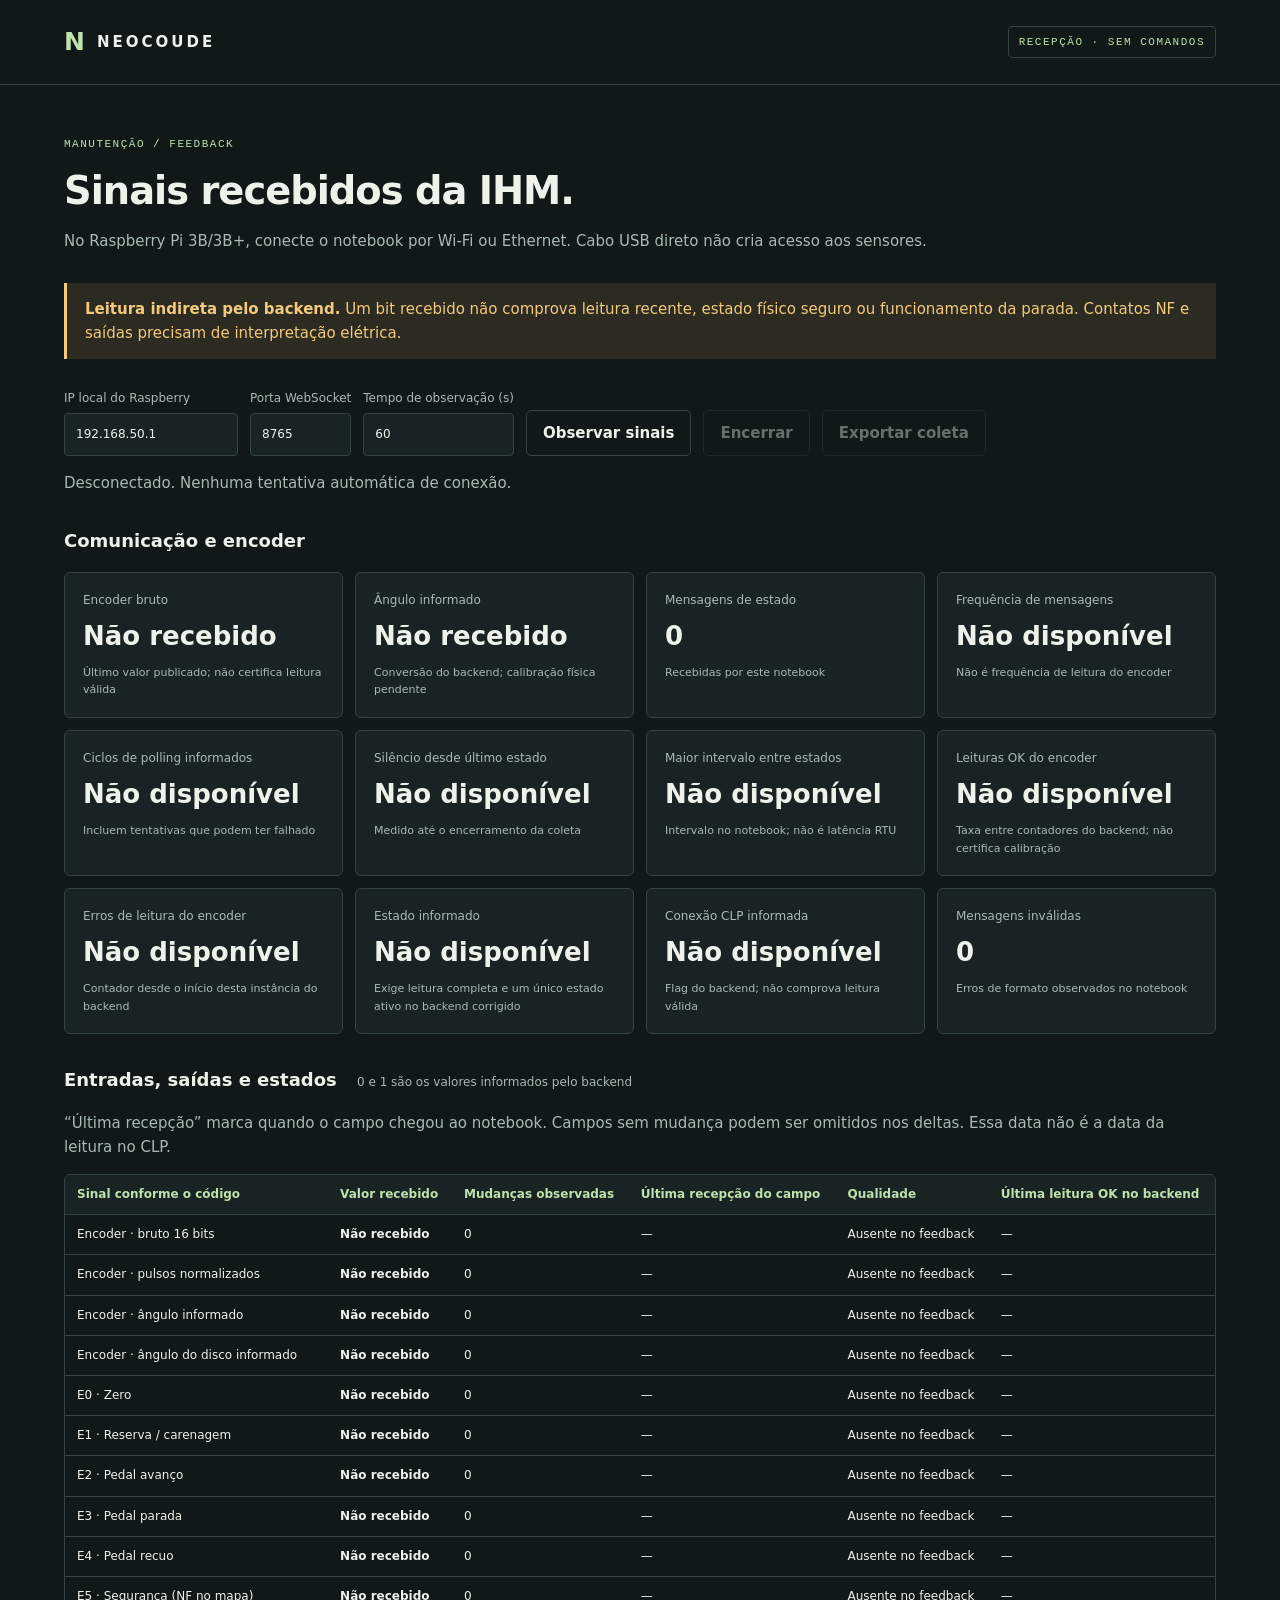
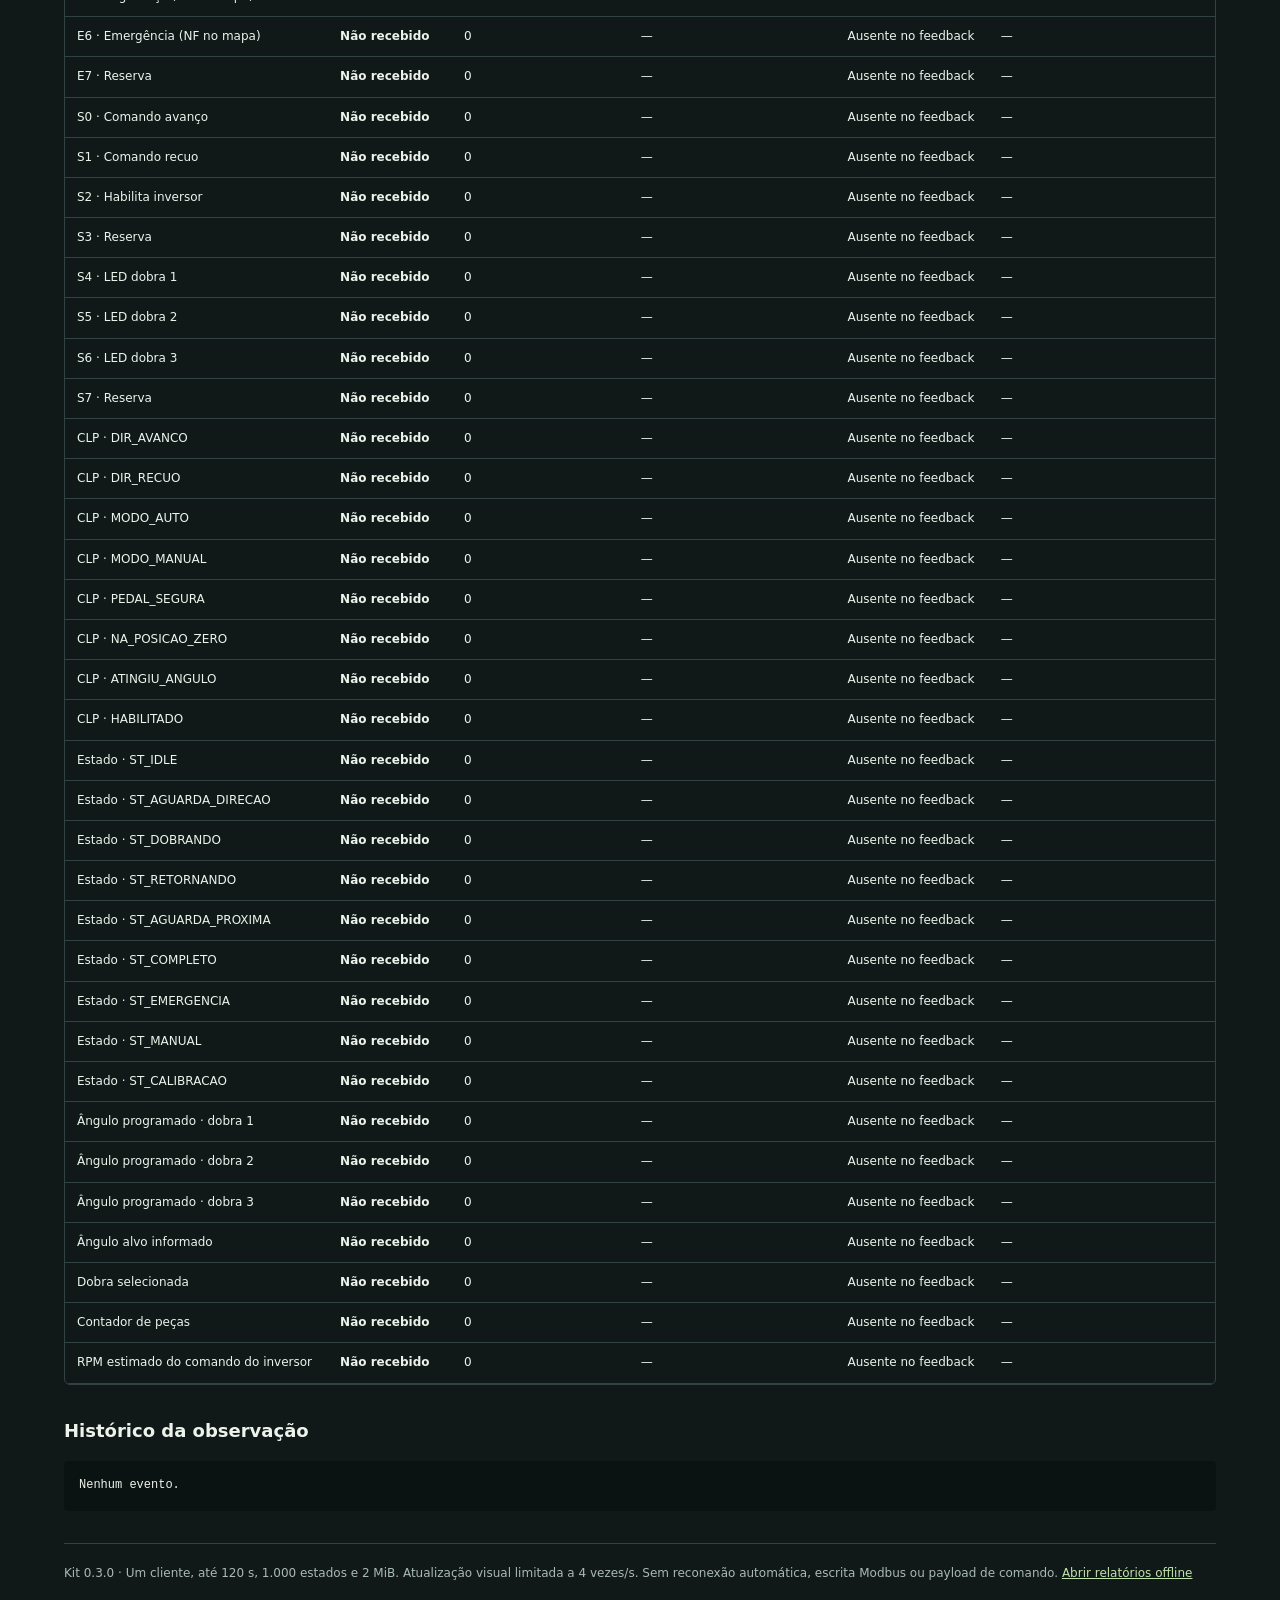
<file: diagnostics/panel/live.html>
<!doctype html>
<html lang="pt-BR">
<head>
  <meta charset="utf-8"><meta name="viewport" content="width=device-width, initial-scale=1">
  <meta http-equiv="Content-Security-Policy" content="default-src 'none'; script-src 'self'; style-src 'self'; connect-src ws: wss:; img-src 'none'; base-uri 'none'; form-action 'none'">
  <title>Neocoude · Feedback ao vivo</title>
  <link rel="stylesheet" href="panel.css"><script src="feedback.js" defer></script><script src="live.js" defer></script>
</head>
<body>
  <header><div class="brand">N<span>NEOCOUDE</span></div><span class="badge">RECEPÇÃO · SEM COMANDOS</span></header>
  <main>
    <p class="eyebrow">MANUTENÇÃO / FEEDBACK</p><h1>Sinais recebidos da IHM.</h1>
    <p>No Raspberry Pi 3B/3B+, conecte o notebook por Wi-Fi ou Ethernet. Cabo USB direto não cria acesso aos sensores.</p>
    <div class="notice"><strong>Leitura indireta pelo backend.</strong> Um bit recebido não comprova leitura recente, estado físico seguro ou funcionamento da parada. Contatos NF e saídas precisam de interpretação elétrica.</div>
    <div class="connection-controls">
      <label>IP local do Raspberry<input id="address" value="192.168.50.1" inputmode="decimal" autocomplete="off"></label>
      <label>Porta WebSocket<input id="port" type="number" min="1" max="65535" value="8765"></label>
      <label>Tempo de observação (s)<input id="seconds" type="number" min="5" max="120" value="60"></label>
      <button id="connect">Observar sinais</button><button id="stop" disabled>Encerrar</button><button id="save" disabled>Exportar coleta</button>
    </div>
    <p id="live-status" role="status" aria-live="polite">Desconectado. Nenhuma tentativa automática de conexão.</p>
    <section><h2>Comunicação e encoder</h2><div class="grid" id="live-metrics"></div></section>
    <section><h2>Entradas, saídas e estados <span>0 e 1 são os valores informados pelo backend</span></h2>
      <p>“Última recepção” marca quando o campo chegou ao notebook. Campos sem mudança podem ser omitidos nos deltas. Essa data não é a data da leitura no CLP.</p>
      <div id="signals" class="signal-table"></div>
    </section>
    <section><h2>Histórico da observação</h2><pre id="events">Nenhum evento.</pre></section>
    <footer>Kit 0.3.0 · Um cliente, até 120 s, 1.000 estados e 2 MiB. Atualização visual limitada a 4 vezes/s. Sem reconexão automática, escrita Modbus ou payload de comando. <a href="index.html">Abrir relatórios offline</a></footer>
  </main>
</body>
</html>
</file>
<file: diagnostics/panel/panel.css>
:root{color-scheme:dark;--bg:#101818;--panel:#192323;--line:#334343;--text:#edf3eb;--muted:#a9bab4;--mint:#c0e2ac;--amber:#f2c97d}
.signal-table{overflow-x:auto;max-width:100%;border:1px solid var(--line);border-radius:6px}.signal-table table{width:100%;border-collapse:collapse;font-size:12px;min-width:720px}.signal-table th,.signal-table td{padding:10px 12px;text-align:left;border-bottom:1px solid var(--line);vertical-align:top}.signal-table th{color:var(--mint);background:var(--panel)}.signal-table td:nth-child(2){font-weight:650}.connection-controls{display:flex;flex-wrap:wrap;align-items:end;gap:12px}.connection-controls label{display:grid;gap:5px;font-size:12px;color:var(--muted)}.connection-controls input{border:1px solid var(--line);background:var(--panel);color:var(--text);padding:11px;border-radius:4px;font:inherit;max-width:220px}a{color:var(--mint)}
*{box-sizing:border-box}body{margin:0;background:var(--bg);color:var(--text);font:15px/1.6 system-ui,-apple-system,Segoe UI,sans-serif}header{padding:22px 5%;border-bottom:1px solid var(--line);display:flex;justify-content:space-between;gap:20px;align-items:center}.brand{display:flex;align-items:center;gap:12px;font-size:25px;font-weight:800;color:var(--mint)}.brand span{font-size:15px;letter-spacing:3px;color:var(--text)}.badge,.eyebrow{font:11px/1.5 ui-monospace,Consolas,monospace;letter-spacing:1.5px}.badge{padding:7px 10px;border:1px solid var(--line);border-radius:4px;color:var(--mint)}main{max-width:1320px;margin:auto;padding:40px 5%}.intro{display:flex;align-items:center;justify-content:space-between;gap:40px}.intro>div:first-child{max-width:700px}.eyebrow{color:var(--mint)}h1{font-size:clamp(26px,3vw,40px);line-height:1.2;letter-spacing:-1px;margin:15px 0}p{color:var(--muted)}.actions{display:grid;gap:10px;flex-shrink:0}button,.button{font:inherit;text-align:center;cursor:pointer;padding:10px 16px;border-radius:5px;background:var(--mint);color:#142315;border:0;font-weight:650}button{background:transparent;border:1px solid var(--line);color:var(--text)}button:disabled{opacity:.4;cursor:default}button:focus-visible,.button:focus-within,input:focus-visible{outline:3px solid var(--amber);outline-offset:3px}input[type=file]{max-width:230px;font-size:11px}.notice{border-left:3px solid var(--amber);background:#2c2a21;padding:14px 18px;color:var(--amber);margin:30px 0}section{margin:32px 0}h2{font-size:18px;font-weight:600;margin-bottom:16px}h2 span{font-size:12px;color:var(--muted);font-weight:400;margin-left:14px}.grid{display:grid;grid-template-columns:repeat(4,minmax(0,1fr));gap:12px}.card{background:var(--panel);border:1px solid var(--line);border-radius:6px;padding:18px;min-height:142px}.card .label{font-size:12px;color:var(--muted)}.card .value{font-size:26px;font-weight:600;line-height:1.3;margin:10px 0;overflow-wrap:anywhere}.card .note{font-size:11px;color:var(--muted)}.sources{border:1px solid var(--line);border-radius:6px;padding:14px 18px}.sources p{margin:4px 0;font-size:12px;overflow-wrap:anywhere}.unknown{color:var(--muted)}details{border-top:1px solid var(--line);padding:12px 0}summary{cursor:pointer;font-size:14px}pre{white-space:pre-wrap;overflow-wrap:anywhere;background:#0b1212;border-radius:4px;padding:15px;font:12px/1.65 ui-monospace,Consolas,monospace;max-height:480px;overflow:auto}footer{border-top:1px solid var(--line);padding-top:20px;color:var(--muted);font-size:12px}#message{font-size:12px}strong{color:inherit}.muted{color:var(--muted)}@media(max-width:900px){.intro{display:block}.actions{display:flex;flex-wrap:wrap;margin-top:22px}.grid{grid-template-columns:repeat(2,minmax(0,1fr))}h2 span{display:block;margin:3px 0}}@media(max-width:500px){header{align-items:flex-start;flex-direction:column;gap:12px}main{padding-top:25px}.grid{grid-template-columns:1fr 1fr;gap:8px}.card{padding:12px}.card .value{font-size:21px}}
</file>
